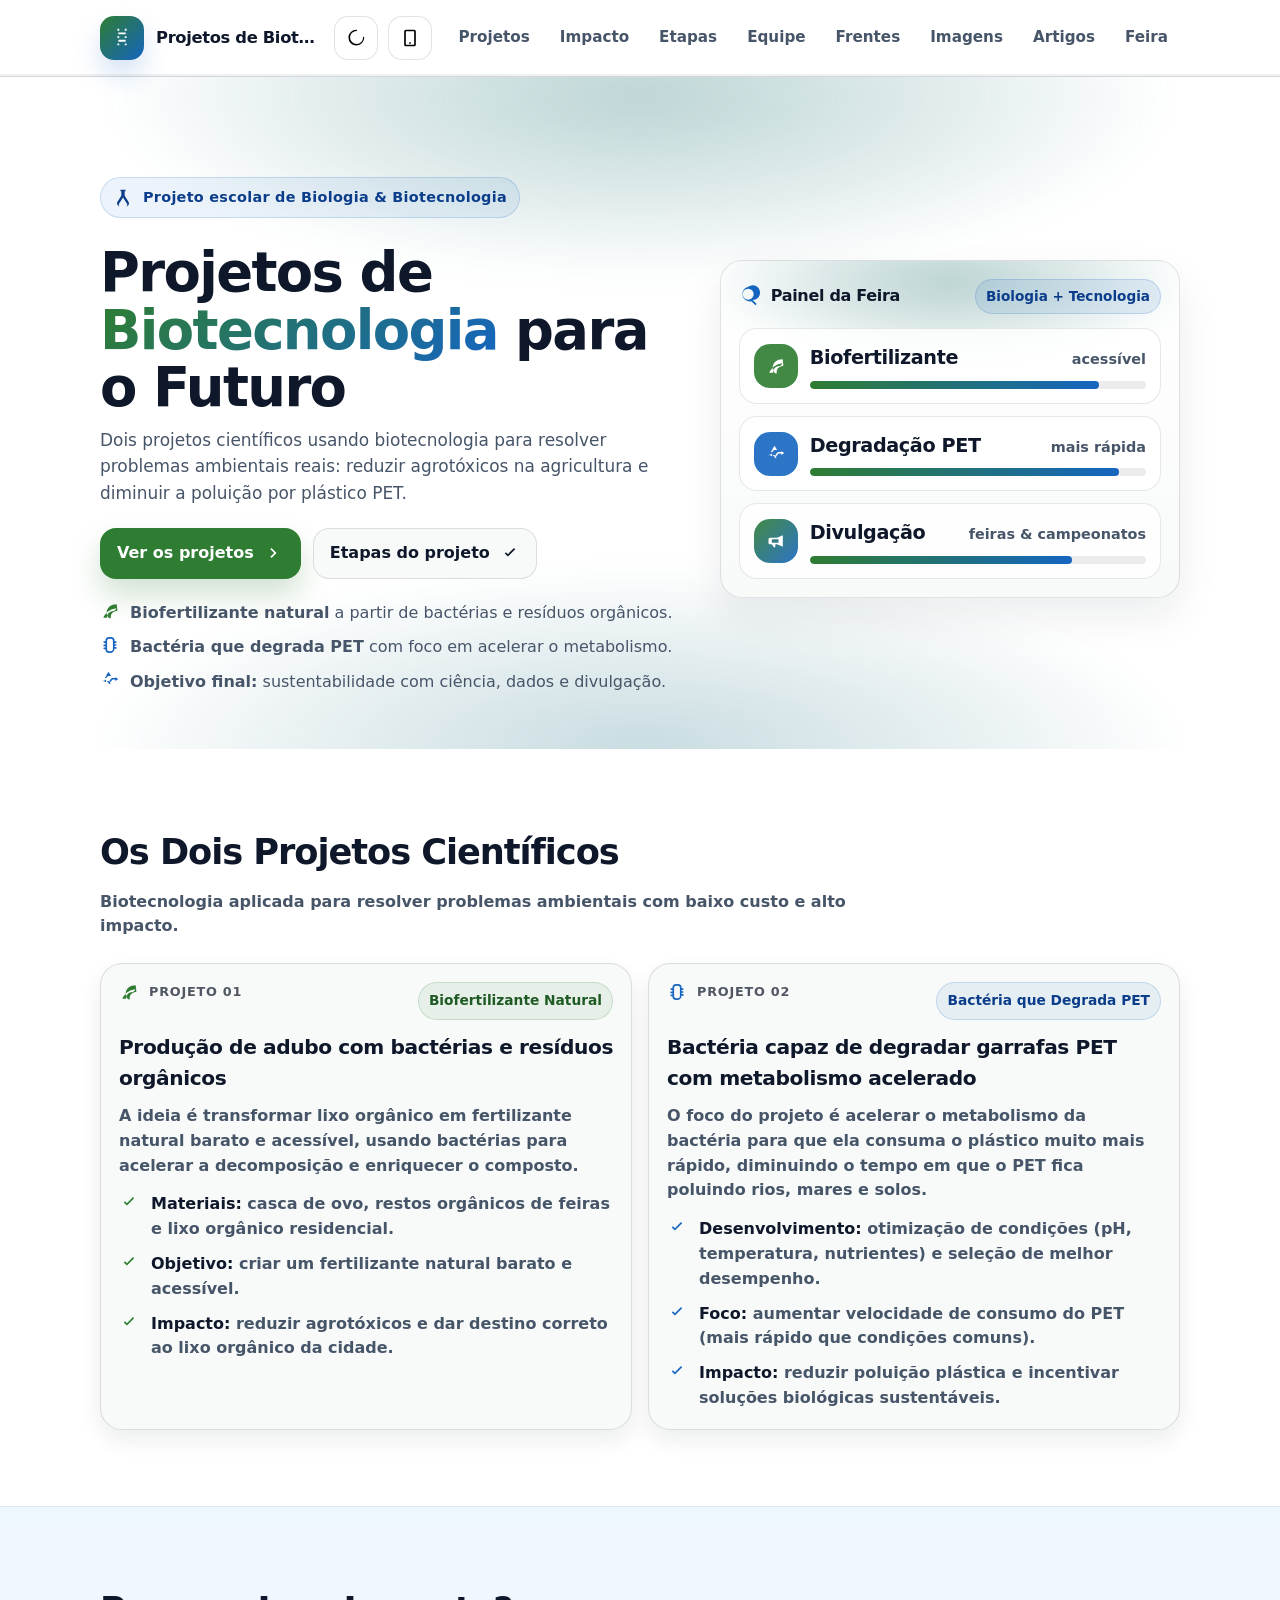
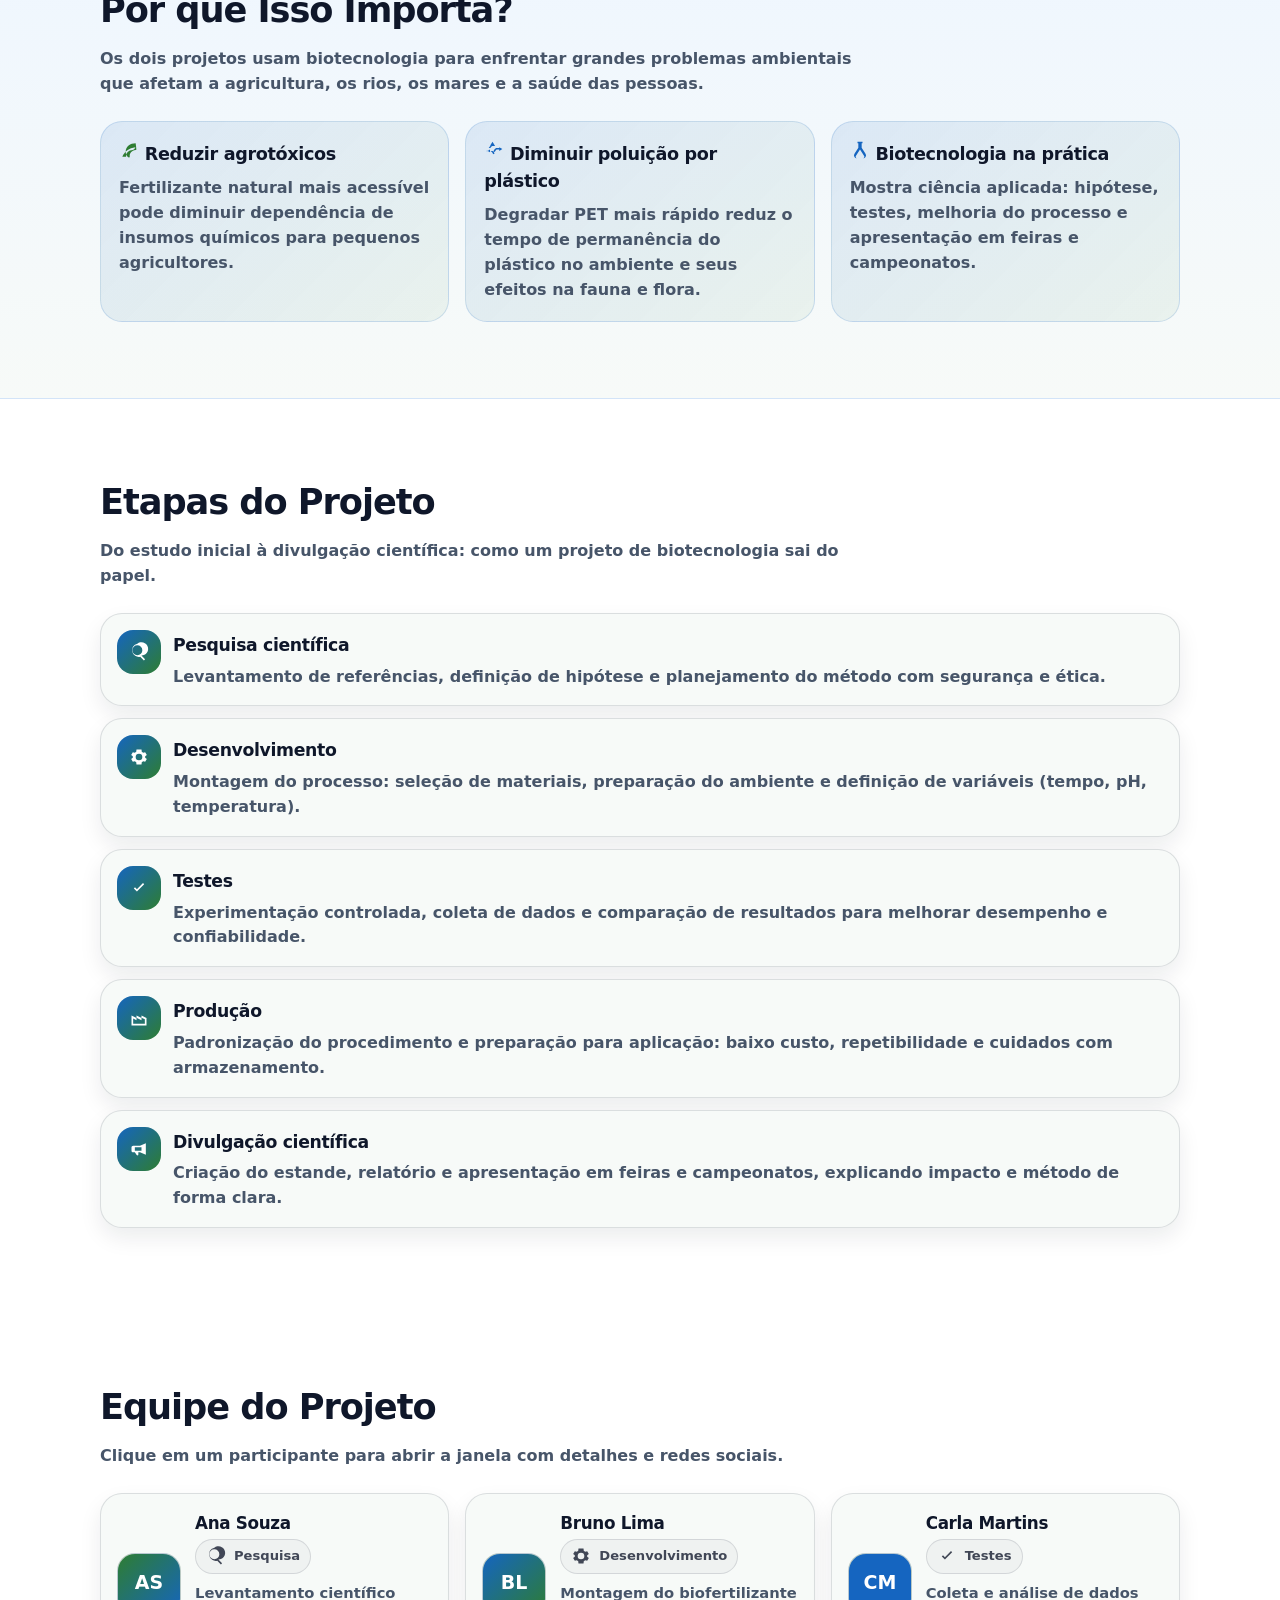
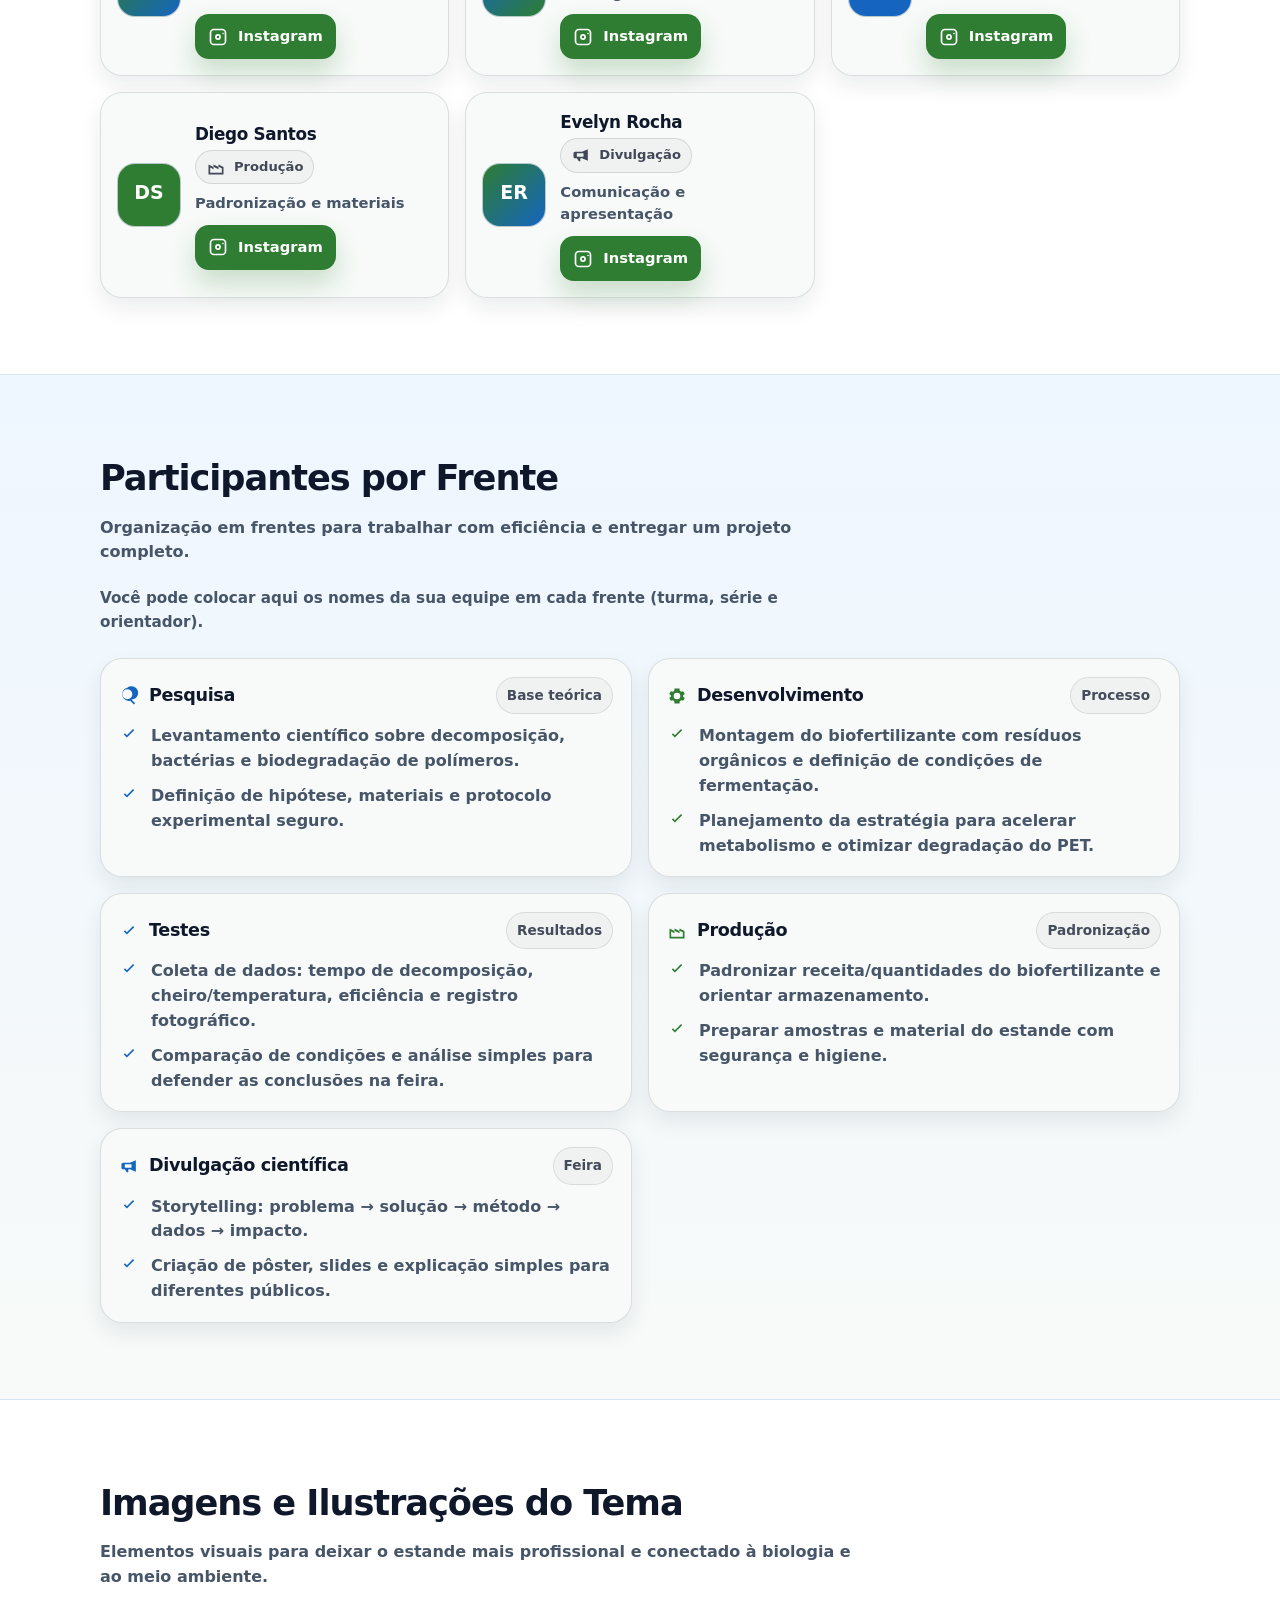
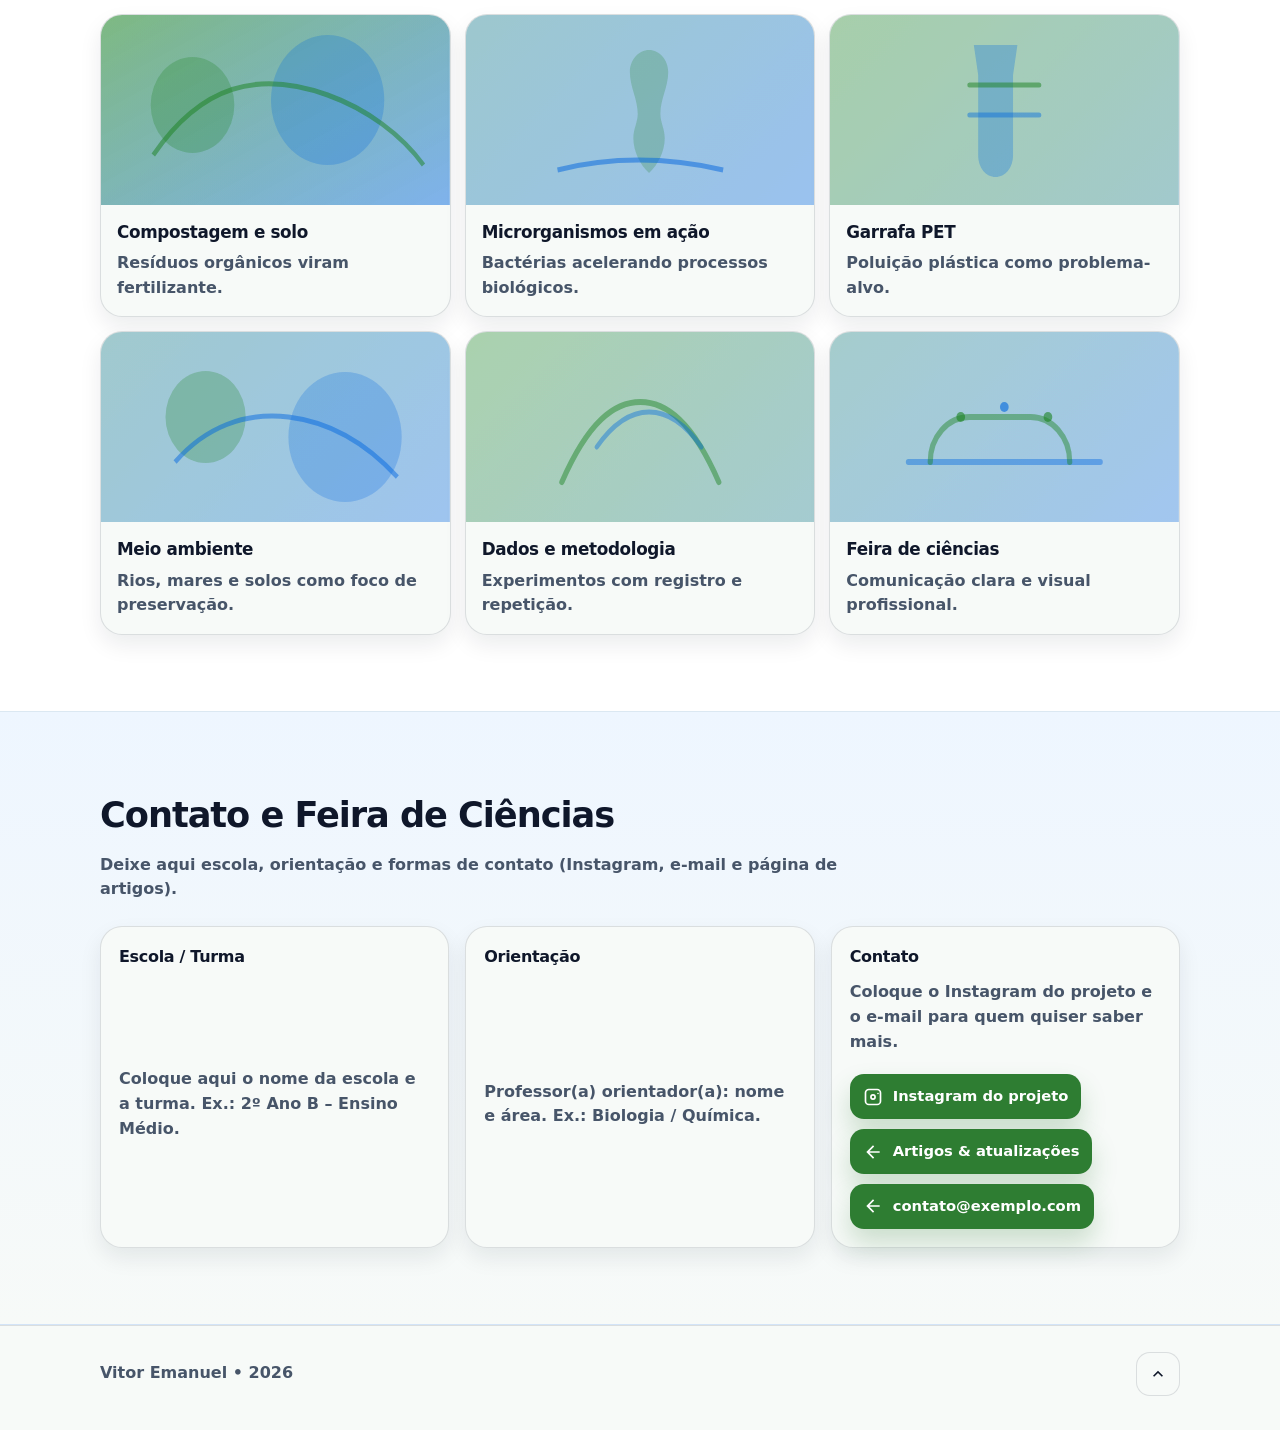
<file: index.html>
<!doctype html>
<html lang="pt-BR">
  <head>
    <meta charset="UTF-8" />
    <meta name="viewport" content="width=device-width, initial-scale=1.0" />
    <meta
      name="description"
      content="Projetos de biotecnologia para feira de ciências: biofertilizante natural e bactéria que degrada PET."
    />
    <title>Projetos de Biotecnologia para o Futuro</title>

    <style>
      :root {
        --primary: #2e7d32;
        --secondary: #1565c0;
        --bg: #ffffff;
        --surface: #f7faf8;
        --surface-2: #eef6ff;
        --text: #0f172a;
        --muted: #475569;
        --border: rgba(15, 23, 42, 0.12);
        --shadow: 0 18px 40px rgba(15, 23, 42, 0.08);
        --shadow-sm: 0 10px 22px rgba(15, 23, 42, 0.08);
        --radius-sm: 14px;
        --radius-md: 18px;
        --radius-lg: 22px;
        --container: 1120px;
      }

      html[data-theme="dark"] {
        --bg: #08110c;
        --surface: rgba(255, 255, 255, 0.06);
        --surface-2: rgba(21, 101, 192, 0.12);
        --text: rgba(248, 250, 252, 0.95);
        --muted: rgba(203, 213, 225, 0.82);
        --border: rgba(148, 163, 184, 0.18);
        --shadow: 0 22px 46px rgba(0, 0, 0, 0.45);
        --shadow-sm: 0 14px 26px rgba(0, 0, 0, 0.38);
      }

      * {
        box-sizing: border-box;
      }

      html {
        scroll-behavior: smooth;
      }

      body {
        margin: 0;
        font-family: ui-sans-serif, system-ui, -apple-system, Segoe UI, Roboto, Arial, "Noto Sans", "Liberation Sans",
          sans-serif;
        color: var(--text);
        background: var(--bg);
        line-height: 1.55;
      }

      html[data-theme="dark"] body {
        background: radial-gradient(1200px 600px at 20% 10%, rgba(46, 125, 50, 0.22), transparent 60%),
          radial-gradient(1100px 560px at 86% 0%, rgba(21, 101, 192, 0.22), transparent 60%),
          var(--bg);
      }

      a {
        color: inherit;
        text-decoration: none;
      }

      img {
        max-width: 100%;
        height: auto;
        display: block;
      }

      .container {
        max-width: var(--container);
        padding: 0 20px;
        margin: 0 auto;
      }

      .skip-link {
        position: absolute;
        top: 12px;
        left: 12px;
        padding: 10px 12px;
        border-radius: 12px;
        background: var(--text);
        color: white;
        transform: translateY(-160%);
        transition: transform 200ms ease;
        z-index: 999;
      }

      .skip-link:focus {
        transform: translateY(0);
        outline: none;
      }

      .site-header {
        position: sticky;
        top: 0;
        z-index: 50;
        background: rgba(255, 255, 255, 0.82);
        backdrop-filter: blur(18px);
        -webkit-backdrop-filter: blur(18px);
        border-bottom: 1px solid var(--border);
      }

      html[data-theme="dark"] .site-header {
        background: rgba(8, 17, 12, 0.78);
      }

      .scroll-progress {
        position: absolute;
        left: 0;
        right: 0;
        bottom: -1px;
        height: 3px;
        background: rgba(15, 23, 42, 0.06);
        pointer-events: none;
      }

      html[data-theme="dark"] .scroll-progress {
        background: rgba(255, 255, 255, 0.08);
      }

      .scroll-progress > div {
        height: 100%;
        width: 0%;
        background: linear-gradient(90deg, var(--primary), var(--secondary));
        border-radius: 999px;
        box-shadow: 0 10px 18px rgba(21, 101, 192, 0.18);
      }

      .header-inner {
        display: flex;
        align-items: center;
        justify-content: space-between;
        gap: 14px;
        min-height: 76px;
      }

      .brand {
        display: inline-flex;
        align-items: center;
        gap: 12px;
        min-width: 0;
      }

      .brand-mark {
        width: 44px;
        height: 44px;
        border-radius: 14px;
        background: linear-gradient(135deg, var(--primary), var(--secondary));
        display: grid;
        place-items: center;
        color: white;
        box-shadow: 0 14px 26px rgba(21, 101, 192, 0.18);
        flex: 0 0 auto;
      }

      .brand-name {
        font-weight: 800;
        letter-spacing: -0.02em;
        font-size: 1.02rem;
        white-space: nowrap;
        overflow: hidden;
        text-overflow: ellipsis;
      }

      .site-nav {
        display: flex;
        align-items: center;
        gap: 14px;
      }

      .header-controls {
        display: inline-flex;
        align-items: center;
        gap: 10px;
      }

      .control-btn {
        width: 44px;
        height: 44px;
        border-radius: 14px;
        border: 1px solid var(--border);
        background: rgba(255, 255, 255, 0.9);
        display: grid;
        place-items: center;
        cursor: pointer;
        transition: transform 160ms ease, box-shadow 160ms ease, background 160ms ease;
      }

      html[data-theme="dark"] .control-btn {
        background: rgba(255, 255, 255, 0.06);
      }

      .control-btn:hover {
        box-shadow: var(--shadow-sm);
        transform: translateY(-1px);
      }

      .control-btn:active {
        transform: scale(0.98);
      }

      .nav-toggle {
        width: 44px;
        height: 44px;
        border-radius: 14px;
        border: 1px solid var(--border);
        background: var(--surface);
        display: grid;
        place-items: center;
        cursor: pointer;
        transition: transform 160ms ease, box-shadow 160ms ease;
      }

      html[data-theme="dark"] .nav-toggle {
        background: rgba(255, 255, 255, 0.06);
      }

      .nav-toggle:active {
        transform: scale(0.98);
      }

      .nav-list {
        list-style: none;
        padding: 0;
        margin: 0;
        display: none;
        gap: 6px;
      }

      .nav-link {
        display: inline-flex;
        align-items: center;
        gap: 10px;
        padding: 10px 12px;
        border-radius: 14px;
        color: var(--muted);
        font-weight: 700;
        font-size: 0.95rem;
        transition: background 160ms ease, color 160ms ease;
      }

      .nav-link:hover {
        background: rgba(46, 125, 50, 0.08);
        color: var(--text);
      }

      .nav-link[aria-current="page"] {
        color: var(--text);
        background: rgba(21, 101, 192, 0.1);
      }

      body.nav-open .nav-list {
        display: grid;
        position: absolute;
        top: calc(100% + 12px);
        right: 20px;
        width: min(92vw, 340px);
        padding: 14px;
        border-radius: 18px;
        border: 1px solid var(--border);
        background: rgba(255, 255, 255, 0.92);
        backdrop-filter: blur(18px);
        -webkit-backdrop-filter: blur(18px);
        box-shadow: var(--shadow-sm);
      }

      html[data-theme="dark"] body.nav-open .nav-list {
        background: rgba(8, 17, 12, 0.84);
      }

      .hero {
        position: relative;
        padding: 86px 0 54px;
        overflow: hidden;
        --px: 0px;
        --py: 0px;
      }

      .hero::before {
        content: "";
        position: absolute;
        inset: -240px -120px auto -120px;
        height: 520px;
        background: radial-gradient(closest-side, rgba(46, 125, 50, 0.16), transparent 70%),
          radial-gradient(closest-side, rgba(21, 101, 192, 0.16), transparent 70%);
        filter: blur(14px);
        z-index: 0;
        transform: translate(calc(var(--px) * -1), calc(var(--py) * -1));
        transition: transform 220ms ease;
      }

      .hero::after {
        content: "";
        position: absolute;
        inset: auto -140px -260px -140px;
        height: 520px;
        background: radial-gradient(closest-side, rgba(21, 101, 192, 0.14), transparent 70%),
          radial-gradient(closest-side, rgba(46, 125, 50, 0.12), transparent 70%);
        filter: blur(12px);
        z-index: 0;
        transform: translate(var(--px), var(--py));
        transition: transform 220ms ease;
      }

      .hero-inner {
        position: relative;
        z-index: 1;
        display: grid;
        gap: 28px;
        align-items: center;
      }

      .kicker {
        display: inline-flex;
        align-items: center;
        gap: 10px;
        padding: 8px 12px;
        border-radius: 999px;
        border: 1px solid rgba(21, 101, 192, 0.18);
        background: rgba(21, 101, 192, 0.08);
        color: #0b3d8a;
        font-weight: 800;
        letter-spacing: 0.02em;
        font-size: 0.9rem;
        width: fit-content;
      }

      html[data-theme="dark"] .kicker {
        color: rgba(226, 232, 240, 0.92);
        border-color: rgba(148, 163, 184, 0.22);
        background: rgba(21, 101, 192, 0.14);
      }

      .hero-title {
        margin: 12px 0 10px;
        font-size: clamp(2.05rem, 3.6vw + 1rem, 3.4rem);
        line-height: 1.06;
        letter-spacing: -0.03em;
      }

      .hero-title .accent {
        background: linear-gradient(135deg, var(--primary), var(--secondary));
        -webkit-background-clip: text;
        background-clip: text;
        color: transparent;
      }

      .hero-subtitle {
        margin: 0 0 22px;
        color: var(--muted);
        max-width: 64ch;
        font-size: 1.06rem;
      }

      .hero-actions {
        display: flex;
        flex-wrap: wrap;
        gap: 12px;
        margin-bottom: 22px;
      }

      .btn {
        display: inline-flex;
        align-items: center;
        justify-content: center;
        gap: 10px;
        border-radius: 16px;
        padding: 12px 16px;
        font-weight: 800;
        cursor: pointer;
        transition: transform 160ms ease, box-shadow 160ms ease, background 160ms ease, border-color 160ms ease;
        border: 1px solid transparent;
        user-select: none;
      }

      .btn-primary {
        color: white;
        background: var(--primary);
        box-shadow: 0 16px 30px rgba(46, 125, 50, 0.22);
      }

      .btn-primary:hover {
        transform: translateY(-2px);
        background: #256b2a;
      }

      .btn-ghost {
        background: var(--surface);
        border-color: var(--border);
        color: var(--text);
      }

      .btn-ghost:hover {
        transform: translateY(-2px);
        box-shadow: var(--shadow-sm);
      }

      .hero-highlights {
        list-style: none;
        padding: 0;
        margin: 0;
        display: grid;
        gap: 10px;
        max-width: 70ch;
      }

      .hero-highlights li {
        display: flex;
        gap: 10px;
        color: var(--muted);
        align-items: flex-start;
      }

      .hero-panel {
        border-radius: 22px;
        border: 1px solid var(--border);
        background: linear-gradient(180deg, rgba(255, 255, 255, 0.9), rgba(247, 250, 248, 0.92));
        box-shadow: var(--shadow);
        padding: 18px;
        position: relative;
        overflow: hidden;
      }

      html[data-theme="dark"] .hero-panel {
        background: linear-gradient(180deg, rgba(255, 255, 255, 0.06), rgba(255, 255, 255, 0.04));
      }

      .hero-panel::before {
        content: "";
        position: absolute;
        inset: -100px -120px auto -120px;
        height: 240px;
        background: radial-gradient(closest-side, rgba(46, 125, 50, 0.18), transparent 70%),
          radial-gradient(closest-side, rgba(21, 101, 192, 0.16), transparent 70%);
        filter: blur(10px);
      }

      .panel-header {
        position: relative;
        display: flex;
        align-items: center;
        justify-content: space-between;
        gap: 12px;
        margin-bottom: 14px;
      }

      .panel-title {
        display: inline-flex;
        align-items: center;
        gap: 10px;
        font-weight: 900;
        letter-spacing: -0.02em;
      }

      .panel-badge {
        font-size: 0.85rem;
        font-weight: 800;
        color: #0b3d8a;
        background: rgba(21, 101, 192, 0.1);
        border: 1px solid rgba(21, 101, 192, 0.18);
        padding: 6px 10px;
        border-radius: 999px;
      }

      html[data-theme="dark"] .panel-badge {
        color: rgba(226, 232, 240, 0.92);
        background: rgba(21, 101, 192, 0.16);
        border-color: rgba(148, 163, 184, 0.22);
      }

      .panel-grid {
        position: relative;
        display: grid;
        gap: 12px;
      }

      .panel-metric {
        display: grid;
        grid-template-columns: 44px 1fr;
        gap: 12px;
        align-items: center;
        border-radius: 18px;
        border: 1px solid rgba(15, 23, 42, 0.1);
        background: rgba(255, 255, 255, 0.8);
        padding: 14px;
      }

      html[data-theme="dark"] .panel-metric {
        border-color: rgba(148, 163, 184, 0.18);
        background: rgba(255, 255, 255, 0.04);
      }

      .metric-icon {
        width: 44px;
        height: 44px;
        border-radius: 16px;
        display: grid;
        place-items: center;
        color: white;
      }

      .metric-icon.green {
        background: rgba(46, 125, 50, 0.9);
      }

      .metric-icon.blue {
        background: rgba(21, 101, 192, 0.9);
      }

      .metric-icon.teal {
        background: linear-gradient(135deg, rgba(46, 125, 50, 0.9), rgba(21, 101, 192, 0.9));
      }

      .metric-kpi {
        display: flex;
        align-items: baseline;
        justify-content: space-between;
        gap: 10px;
      }

      .metric-kpi strong {
        font-size: 1.2rem;
        letter-spacing: -0.02em;
      }

      .metric-kpi span {
        color: var(--muted);
        font-weight: 800;
        font-size: 0.9rem;
      }

      .progress {
        height: 8px;
        border-radius: 999px;
        background: rgba(15, 23, 42, 0.08);
        overflow: hidden;
        margin-top: 8px;
      }

      .progress > div {
        height: 100%;
        width: 0%;
        border-radius: 999px;
        background: linear-gradient(90deg, var(--primary), var(--secondary));
        transition: width 900ms ease;
        position: relative;
        overflow: hidden;
      }

      .progress > div::after {
        content: "";
        position: absolute;
        inset: 0;
        background: linear-gradient(90deg, transparent, rgba(255, 255, 255, 0.35), transparent);
        transform: translateX(-120%);
        animation: shimmer 2.6s ease-in-out infinite;
        opacity: 0.75;
      }

      @keyframes shimmer {
        0% {
          transform: translateX(-120%);
        }
        60% {
          transform: translateX(120%);
        }
        100% {
          transform: translateX(120%);
        }
      }

      .section {
        padding: 76px 0;
      }

      .section.alt {
        background: linear-gradient(180deg, var(--surface-2), var(--surface));
        border-top: 1px solid rgba(21, 101, 192, 0.12);
        border-bottom: 1px solid rgba(21, 101, 192, 0.12);
      }

      .section-header {
        display: grid;
        gap: 10px;
        margin-bottom: 24px;
        max-width: 74ch;
      }

      .section-title {
        margin: 0;
        font-size: clamp(1.6rem, 1.4vw + 1.2rem, 2.2rem);
        letter-spacing: -0.03em;
      }

      .section-subtitle {
        margin: 0;
        color: var(--muted);
        font-weight: 600;
      }

      .grid {
        display: grid;
        gap: 16px;
      }

      .grid-2 {
        grid-template-columns: 1fr;
      }

      .grid-3 {
        grid-template-columns: 1fr;
      }

      .card {
        border-radius: 22px;
        border: 1px solid var(--border);
        background: var(--surface);
        box-shadow: var(--shadow-sm);
        padding: 18px;
        position: relative;
        overflow: hidden;
        transition: transform 170ms ease, box-shadow 170ms ease;
      }

      html[data-theme="dark"] .card {
        background: rgba(255, 255, 255, 0.05);
      }

      .card:hover {
        transform: translateY(-3px);
        box-shadow: var(--shadow);
      }

      .card-header {
        display: flex;
        align-items: flex-start;
        justify-content: space-between;
        gap: 12px;
        margin-bottom: 12px;
      }

      .card-kicker {
        display: inline-flex;
        align-items: center;
        gap: 10px;
        font-weight: 900;
        letter-spacing: 0.06em;
        text-transform: uppercase;
        font-size: 0.8rem;
        color: rgba(15, 23, 42, 0.72);
      }

      html[data-theme="dark"] .card-kicker {
        color: rgba(203, 213, 225, 0.88);
      }

      .pill {
        display: inline-flex;
        padding: 7px 10px;
        border-radius: 999px;
        border: 1px solid rgba(46, 125, 50, 0.18);
        background: rgba(46, 125, 50, 0.08);
        color: #1f5a24;
        font-weight: 900;
        font-size: 0.86rem;
        flex: 0 0 auto;
      }

      html[data-theme="dark"] .pill {
        color: rgba(226, 232, 240, 0.92);
        border-color: rgba(148, 163, 184, 0.22);
        background: rgba(46, 125, 50, 0.14);
      }

      .pill-blue {
        border-color: rgba(21, 101, 192, 0.18);
        background: rgba(21, 101, 192, 0.08);
        color: #0b3d8a;
      }

      html[data-theme="dark"] .pill-blue {
        color: rgba(226, 232, 240, 0.92);
        border-color: rgba(148, 163, 184, 0.22);
        background: rgba(21, 101, 192, 0.18);
      }

      .card-title {
        margin: 0;
        font-size: 1.26rem;
        letter-spacing: -0.02em;
      }

      .card-text {
        margin: 10px 0 0;
        color: var(--muted);
        font-weight: 600;
      }

      .list {
        margin: 14px 0 0;
        padding: 0;
        list-style: none;
        display: grid;
        gap: 10px;
      }

      .list li {
        display: grid;
        grid-template-columns: 22px 1fr;
        gap: 10px;
        align-items: start;
        color: var(--muted);
        font-weight: 600;
      }

      .list strong {
        color: var(--text);
      }

      .callout {
        border-radius: 22px;
        border: 1px solid rgba(21, 101, 192, 0.16);
        background: linear-gradient(135deg, rgba(21, 101, 192, 0.1), rgba(46, 125, 50, 0.06));
        padding: 18px;
      }

      .callout h3 {
        margin: 0 0 8px;
        font-size: 1.1rem;
        letter-spacing: -0.02em;
      }

      .callout p {
        margin: 0;
        color: var(--muted);
        font-weight: 600;
      }

      .steps {
        display: grid;
        gap: 12px;
      }

      .step {
        display: grid;
        grid-template-columns: 44px 1fr;
        gap: 12px;
        align-items: start;
        border-radius: 22px;
        border: 1px solid var(--border);
        background: var(--surface);
        box-shadow: var(--shadow-sm);
        padding: 16px;
      }

      html[data-theme="dark"] .step {
        background: rgba(255, 255, 255, 0.05);
      }

      .step-icon {
        width: 44px;
        height: 44px;
        border-radius: 16px;
        display: grid;
        place-items: center;
        color: white;
        background: linear-gradient(135deg, var(--secondary), var(--primary));
      }

      .step h3 {
        margin: 2px 0 6px;
        letter-spacing: -0.02em;
        font-size: 1.08rem;
      }

      .step p {
        margin: 0;
        color: var(--muted);
        font-weight: 600;
      }

      .participants-hint {
        margin: 12px 0 0;
        color: var(--muted);
        font-weight: 600;
        font-size: 0.95rem;
      }

      .fronts {
        display: grid;
        gap: 16px;
      }

      .front {
        border-radius: 22px;
        border: 1px solid var(--border);
        background: var(--surface);
        box-shadow: var(--shadow-sm);
        padding: 18px;
      }

      html[data-theme="dark"] .front {
        background: rgba(255, 255, 255, 0.05);
      }

      .front-top {
        display: flex;
        align-items: center;
        justify-content: space-between;
        gap: 12px;
        margin-bottom: 10px;
      }

      .front-name {
        display: inline-flex;
        align-items: center;
        gap: 10px;
        font-weight: 900;
        letter-spacing: -0.02em;
        font-size: 1.1rem;
        margin: 0;
      }

      .tag {
        border-radius: 999px;
        border: 1px solid rgba(15, 23, 42, 0.1);
        padding: 7px 10px;
        background: rgba(15, 23, 42, 0.03);
        color: rgba(15, 23, 42, 0.76);
        font-weight: 900;
        font-size: 0.85rem;
      }

      html[data-theme="dark"] .tag {
        color: rgba(226, 232, 240, 0.9);
        border-color: rgba(148, 163, 184, 0.2);
        background: rgba(255, 255, 255, 0.06);
      }

      .front ul {
        margin: 0;
        padding: 0;
        list-style: none;
        display: grid;
        gap: 10px;
      }

      .front li {
        display: grid;
        grid-template-columns: 22px 1fr;
        gap: 10px;
        color: var(--muted);
        font-weight: 600;
      }

      .people-grid {
        display: grid;
        gap: 16px;
        grid-template-columns: 1fr;
      }

      .person-card {
        border-radius: 22px;
        border: 1px solid var(--border);
        background: var(--surface);
        box-shadow: var(--shadow-sm);
        padding: 16px;
        display: grid;
        grid-template-columns: 64px 1fr;
        gap: 14px;
        align-items: center;
        cursor: pointer;
        transition: transform 160ms ease, box-shadow 160ms ease, background 160ms ease;
      }

      html[data-theme="dark"] .person-card {
        background: rgba(255, 255, 255, 0.05);
      }

      .person-card:hover {
        transform: translateY(-2px);
        box-shadow: var(--shadow);
      }

      .person-avatar {
        width: 64px;
        height: 64px;
        border-radius: 18px;
        border: 1px solid var(--border);
        overflow: hidden;
        background: linear-gradient(135deg, rgba(46, 125, 50, 0.18), rgba(21, 101, 192, 0.18));
        display: grid;
        place-items: center;
      }

      .person-avatar img {
        width: 100%;
        height: 100%;
        object-fit: cover;
      }

      .person-main {
        min-width: 0;
      }

      .person-name {
        margin: 0;
        font-weight: 900;
        letter-spacing: -0.02em;
        font-size: 1.05rem;
      }

      .person-meta {
        margin: 3px 0 0;
        color: var(--muted);
        font-weight: 700;
        display: flex;
        flex-wrap: wrap;
        gap: 8px;
        align-items: center;
        font-size: 0.92rem;
      }

      .badge {
        display: inline-flex;
        align-items: center;
        gap: 8px;
        padding: 6px 10px;
        border-radius: 999px;
        border: 1px solid var(--border);
        background: rgba(15, 23, 42, 0.03);
        color: rgba(15, 23, 42, 0.78);
        font-weight: 900;
        font-size: 0.82rem;
      }

      html[data-theme="dark"] .badge {
        background: rgba(255, 255, 255, 0.06);
        color: rgba(226, 232, 240, 0.88);
      }

      .person-actions {
        margin-top: 10px;
        display: flex;
        gap: 10px;
        flex-wrap: wrap;
      }

      .icon-link {
        display: inline-flex;
        align-items: center;
        gap: 10px;
        padding: 10px 12px;
        border-radius: 14px;
        border: 1px solid var(--border);
        background: rgba(255, 255, 255, 0.9);
        color: var(--text);
        font-weight: 900;
        font-size: 0.92rem;
        transition: transform 160ms ease, box-shadow 160ms ease, background 160ms ease;
      }

      html[data-theme="dark"] .icon-link {
        background: rgba(255, 255, 255, 0.06);
      }

      .icon-link:hover {
        transform: translateY(-1px);
        box-shadow: var(--shadow-sm);
      }

      .icon-link.primary {
        background: var(--primary);
        border-color: rgba(46, 125, 50, 0.35);
        color: white;
        box-shadow: 0 14px 26px rgba(46, 125, 50, 0.22);
      }

      .icon-link.primary:hover {
        background: #256b2a;
      }

      .modal {
        position: fixed;
        inset: 0;
        display: none;
        align-items: center;
        justify-content: center;
        padding: 18px;
        z-index: 200;
      }

      .modal.open {
        display: flex;
      }

      .modal-backdrop {
        position: absolute;
        inset: 0;
        background: rgba(2, 6, 23, 0.62);
        backdrop-filter: blur(10px);
        -webkit-backdrop-filter: blur(10px);
      }

      .modal-panel {
        position: relative;
        width: min(940px, 100%);
        border-radius: 24px;
        border: 1px solid var(--border);
        background: rgba(255, 255, 255, 0.94);
        box-shadow: var(--shadow);
        overflow: hidden;
      }

      html[data-theme="dark"] .modal-panel {
        background: rgba(8, 17, 12, 0.92);
      }

      .modal-header {
        padding: 16px 16px 0;
        display: flex;
        align-items: center;
        justify-content: space-between;
        gap: 12px;
      }

      .modal-title {
        margin: 0;
        font-size: 1.15rem;
        letter-spacing: -0.02em;
      }

      .modal-close {
        width: 44px;
        height: 44px;
        border-radius: 14px;
        border: 1px solid var(--border);
        background: rgba(255, 255, 255, 0.9);
        display: grid;
        place-items: center;
        cursor: pointer;
        transition: transform 160ms ease, box-shadow 160ms ease;
      }

      html[data-theme="dark"] .modal-close {
        background: rgba(255, 255, 255, 0.06);
      }

      .modal-body {
        padding: 16px;
        display: grid;
        gap: 16px;
      }

      .modal-grid {
        display: grid;
        gap: 16px;
        grid-template-columns: 1fr;
      }

      .modal-photo {
        border-radius: 22px;
        border: 1px solid var(--border);
        overflow: hidden;
        background: linear-gradient(135deg, rgba(46, 125, 50, 0.16), rgba(21, 101, 192, 0.16));
        min-height: 220px;
      }

      .modal-photo img {
        width: 100%;
        height: 100%;
        object-fit: cover;
        display: block;
      }

      .modal-info p {
        margin: 0;
        color: var(--muted);
        font-weight: 650;
      }

      .modal-actions {
        display: flex;
        flex-wrap: wrap;
        gap: 10px;
        margin-top: 12px;
      }

      html[data-preview="mobile"] .container {
        max-width: 430px;
      }

      .gallery {
        display: grid;
        gap: 14px;
      }

      .gallery-item {
        border-radius: 22px;
        border: 1px solid var(--border);
        background: var(--surface);
        box-shadow: var(--shadow-sm);
        overflow: hidden;
        transition: transform 160ms ease, box-shadow 160ms ease;
      }

      .gallery-item:hover {
        transform: translateY(-2px);
        box-shadow: var(--shadow);
      }

      .gallery-media {
        height: 190px;
        background: linear-gradient(135deg, rgba(46, 125, 50, 0.22), rgba(21, 101, 192, 0.22));
        position: relative;
        filter: saturate(1.25) contrast(1.06);
      }

      .gallery-media svg {
        position: absolute;
        inset: 0;
        width: 100%;
        height: 100%;
        opacity: 1;
      }

      .gallery-caption {
        padding: 14px 16px 16px;
        display: grid;
        gap: 6px;
      }

      .gallery-caption strong {
        letter-spacing: -0.02em;
        font-size: 1.05rem;
      }

      .gallery-caption span {
        color: var(--muted);
        font-weight: 600;
      }

      .contact {
        display: grid;
        gap: 16px;
      }

      .contact-card {
        border-radius: 22px;
        border: 1px solid var(--border);
        background: var(--surface);
        box-shadow: var(--shadow-sm);
        padding: 18px;
        display: grid;
        gap: 10px;
      }

      html[data-theme="dark"] .contact-card {
        background: rgba(255, 255, 255, 0.05);
      }

      .contact-card strong {
        letter-spacing: -0.02em;
      }

      .contact-card p {
        margin: 0;
        color: var(--muted);
        font-weight: 600;
      }

      .site-footer {
        padding: 26px 0 34px;
        border-top: 1px solid var(--border);
        background: var(--surface);
      }

      html[data-theme="dark"] .site-footer {
        background: rgba(255, 255, 255, 0.02);
      }

      .footer-inner {
        display: flex;
        align-items: center;
        justify-content: space-between;
        gap: 14px;
        flex-wrap: wrap;
      }

      .footer-meta {
        color: var(--muted);
        font-weight: 700;
      }

      .to-top {
        width: 44px;
        height: 44px;
        border-radius: 14px;
        border: 1px solid var(--border);
        background: var(--surface);
        display: grid;
        place-items: center;
        transition: transform 160ms ease, box-shadow 160ms ease;
      }

      .to-top:hover {
        transform: translateY(-2px);
        box-shadow: var(--shadow-sm);
      }

      .icon {
        width: 20px;
        height: 20px;
      }

      .icon.lg {
        width: 22px;
        height: 22px;
      }

      .reveal {
        opacity: 0;
        transform: translateY(14px);
        transition: opacity 720ms ease, transform 720ms ease;
      }

      .reveal.in {
        opacity: 1;
        transform: translateY(0);
      }

      @media (min-width: 860px) {
        .nav-toggle {
          display: none;
        }

        .nav-list {
          display: flex;
        }

        body.nav-open .nav-list {
          position: static;
          width: auto;
          padding: 0;
          border: none;
          box-shadow: none;
          background: transparent;
          backdrop-filter: none;
          -webkit-backdrop-filter: none;
          display: flex;
        }

        .hero-inner {
          grid-template-columns: 1.12fr 0.88fr;
          gap: 34px;
        }

        .grid-2 {
          grid-template-columns: repeat(2, 1fr);
        }

        .grid-3 {
          grid-template-columns: repeat(3, 1fr);
        }

        .fronts {
          grid-template-columns: repeat(2, 1fr);
        }

        .people-grid {
          grid-template-columns: repeat(3, 1fr);
        }

        .gallery {
          grid-template-columns: repeat(3, 1fr);
        }

        .contact {
          grid-template-columns: repeat(3, 1fr);
        }

        .modal-grid {
          grid-template-columns: 0.9fr 1.1fr;
          align-items: start;
        }
      }

      @media (max-width: 420px) {
        .container {
          padding: 0 16px;
        }

        .hero {
          padding: 70px 0 44px;
        }

        .btn {
          width: 100%;
        }
      }

      @media (prefers-reduced-motion: reduce) {
        html {
          scroll-behavior: auto;
        }
        .reveal {
          opacity: 1;
          transform: none;
          transition: none;
        }
        .progress > div {
          transition: none;
        }
        .progress > div::after {
          animation: none;
          opacity: 0;
        }
      }
    </style>
  </head>
  <body>
    <a class="skip-link" href="#inicio">Pular para o conteúdo</a>

    <svg aria-hidden="true" style="position: absolute; width: 0; height: 0; overflow: hidden">
      <symbol id="i-dna" viewBox="0 0 24 24">
        <path
          fill="currentColor"
          d="M7 2h2v2H7V2Zm8 0h2v2h-2V2ZM8 6h8v2H8V6Zm-1 4h2v2H7v-2Zm8 0h2v2h-2v-2ZM8 14h8v2H8v-2Zm-1 4h2v2H7v-2Zm8 0h2v2h-2v-2Z"
        />
      </symbol>
      <symbol id="i-leaf" viewBox="0 0 24 24">
        <path
          fill="currentColor"
          d="M20 4c-6.6 0-12 3.9-12 10.5c0 2.5 1.1 5.2 3.7 6.5c.6.3 1.3-.2 1.2-.9c-.3-2.1.3-3.9 1.5-5.3c1.3-1.5 3.2-2.5 5.6-2.8c.6-.1 1-.7.8-1.3C20.6 8 20.2 6 20 4ZM4 20c2.8-6.4 8-10.4 15.7-11.4c-.8 2.2-2.7 3.4-5 3.8c-4 .7-6.4 3.7-6.2 7.6H4Z"
        />
      </symbol>
      <symbol id="i-bacteria" viewBox="0 0 24 24">
        <path
          fill="currentColor"
          d="M6.5 7A4.5 4.5 0 0 1 11 2.5h2A4.5 4.5 0 0 1 17.5 7v.5H19a1 1 0 1 1 0 2h-1.5V11H19a1 1 0 1 1 0 2h-1.5v1.5H19a1 1 0 1 1 0 2h-1.7A4.5 4.5 0 0 1 13 21.5h-2A4.5 4.5 0 0 1 6.5 17H5a1 1 0 1 1 0-2h1.5v-1.5H5a1 1 0 1 1 0-2h1.5V9.5H5a1 1 0 1 1 0-2h1.5V7Zm4.5-2.5A2.5 2.5 0 0 0 8.5 7v10A2.5 2.5 0 0 0 11 19.5h2a2.5 2.5 0 0 0 2.5-2.5V7A2.5 2.5 0 0 0 13 4.5h-2Z"
        />
      </symbol>
      <symbol id="i-recycle" viewBox="0 0 24 24">
        <path
          fill="currentColor"
          d="M7.6 6.2L10.2 2l3.1 5.2H10.8c-1.2 0-2.2.7-2.7 1.7l-.5.8H5.7l.6-1c.4-.7.9-1.3 1.3-1.5Zm10.7 2.4l3.7 2.2l-3.7 2.3v-1.6h-2.7c-.7 0-1.3.4-1.6 1l-1.1 2l-1.6-.9l1.2-2.1c.6-1.1 1.8-1.8 3.1-1.8h2.7V8.6ZM3.4 13.7l3.8-2.2v1.6H10c.7 0 1.3.4 1.6 1l1.1 2l-1.6.9l-1.2-2.1c-.6-1.1-1.8-1.8-3.1-1.8H7.2v1.6l-3.8-2.1Z"
        />
      </symbol>
      <symbol id="i-flask" viewBox="0 0 24 24">
        <path
          fill="currentColor"
          d="M9 2h6v2h-1v5.2l4.6 7.3A3.5 3.5 0 0 1 15.6 22H8.4a3.5 3.5 0 0 1-3-5.5L10 9.2V4H9V2Zm3 9.4l-5 7.9c-.7 1.1.1 2.7 1.4 2.7h7.2c1.3 0 2.1-1.6 1.4-2.7l-5-7.9Z"
        />
      </symbol>
      <symbol id="i-search" viewBox="0 0 24 24">
        <path
          fill="currentColor"
          d="M10 2a8 8 0 1 1 4.9 14.3l4.4 4.4l-1.4 1.4l-4.4-4.4A8 8 0 0 1 10 2Zm0 2a6 6 0 1 0 0 12a6 6 0 0 0 0-12Z"
        />
      </symbol>
      <symbol id="i-gear" viewBox="0 0 24 24">
        <path
          fill="currentColor"
          d="M19.4 13a7.7 7.7 0 0 0 0-2l2-1.4l-2-3.4l-2.3.7a7.3 7.3 0 0 0-1.7-1L15 3h-6L8.6 5.9a7.3 7.3 0 0 0-1.7 1l-2.3-.7l-2 3.4L4.6 11a7.7 7.7 0 0 0 0 2l-2 1.4l2 3.4l2.3-.7c.5.4 1.1.8 1.7 1L9 21h6l.4-2.9c.6-.2 1.2-.6 1.7-1l2.3.7l2-3.4l-2-1.4ZM12 16a4 4 0 1 1 0-8a4 4 0 0 1 0 8Z"
        />
      </symbol>
      <symbol id="i-check" viewBox="0 0 24 24">
        <path fill="currentColor" d="m9.5 16.2l-3.7-3.7l1.4-1.4l2.3 2.3l7.3-7.3l1.4 1.4l-8.7 8.7Z" />
      </symbol>
      <symbol id="i-factory" viewBox="0 0 24 24">
        <path
          fill="currentColor"
          d="M3 21V9l6 3V9l6 3V9l6 3v9H3Zm2-2h14v-5.4l-4-2v3l-6-3v3l-4-2V19Z"
        />
      </symbol>
      <symbol id="i-megaphone" viewBox="0 0 24 24">
        <path
          fill="currentColor"
          d="M3 10v4c0 1.1.9 2 2 2h2l2.2 3.3c.6.9 2 .5 2-.6V16h2l7 3V5l-7 3H5c-1.1 0-2 .9-2 2Zm4 0h8v4H7v-4Z"
        />
      </symbol>
      <symbol id="i-menu" viewBox="0 0 24 24">
        <path fill="currentColor" d="M4 7h16v2H4V7Zm0 8h16v2H4v-2Zm0-4h16v2H4v-2Z" />
      </symbol>
      <symbol id="i-chevron-right" viewBox="0 0 24 24">
        <path fill="currentColor" d="M9 6l6 6l-6 6l-1.4-1.4l4.6-4.6L7.6 7.4L9 6Z" />
      </symbol>
      <symbol id="i-chevron-up" viewBox="0 0 24 24">
        <path fill="currentColor" d="M12 8l6 6l-1.4 1.4L12 10.8l-4.6 4.6L6 14l6-6Z" />
      </symbol>
      <symbol id="i-moon" viewBox="0 0 24 24">
        <path
          fill="currentColor"
          d="M12.7 2.1c.4 0 .7.3.7.7c0 .3-.2.6-.5.7A7.8 7.8 0 1 0 20.5 11c.1-.3.4-.5.7-.5c.4 0 .7.3.7.7A9.5 9.5 0 1 1 12.7 2.1Z"
        />
      </symbol>
      <symbol id="i-sun" viewBox="0 0 24 24">
        <path
          fill="currentColor"
          d="M12 18a6 6 0 1 1 0-12a6 6 0 0 1 0 12Zm0-2a4 4 0 1 0 0-8a4 4 0 0 0 0 8ZM11 2h2v3h-2V2Zm0 17h2v3h-2v-3ZM2 11h3v2H2v-2Zm17 0h3v2h-3v-2ZM4.2 5.6l1.4-1.4l2.1 2.1l-1.4 1.4L4.2 5.6Zm13.5 13.5l1.4-1.4l2.1 2.1l-1.4 1.4l-2.1-2.1ZM18.4 4.2l1.4 1.4l-2.1 2.1l-1.4-1.4l2.1-2.1ZM5.6 18.4l1.4 1.4l-2.1 2.1l-1.4-1.4l2.1-2.1Z"
        />
      </symbol>
      <symbol id="i-phone" viewBox="0 0 24 24">
        <path
          fill="currentColor"
          d="M7 2h10a2 2 0 0 1 2 2v16a2 2 0 0 1-2 2H7a2 2 0 0 1-2-2V4a2 2 0 0 1 2-2Zm0 2v16h10V4H7Zm4 13h2v2h-2v-2Z"
        />
      </symbol>
      <symbol id="i-monitor" viewBox="0 0 24 24">
        <path
          fill="currentColor"
          d="M4 4h16a2 2 0 0 1 2 2v10a2 2 0 0 1-2 2h-6v2h3v2H7v-2h3v-2H4a2 2 0 0 1-2-2V6a2 2 0 0 1 2-2Zm0 2v10h16V6H4Z"
        />
      </symbol>
      <symbol id="i-instagram" viewBox="0 0 24 24">
        <path
          fill="currentColor"
          d="M7 2h10a5 5 0 0 1 5 5v10a5 5 0 0 1-5 5H7a5 5 0 0 1-5-5V7a5 5 0 0 1 5-5Zm10 2H7a3 3 0 0 0-3 3v10a3 3 0 0 0 3 3h10a3 3 0 0 0 3-3V7a3 3 0 0 0-3-3Zm-5 4.5A3.5 3.5 0 1 1 8.5 12A3.5 3.5 0 0 1 12 8.5Zm0 2A1.5 1.5 0 1 0 13.5 12A1.5 1.5 0 0 0 12 10.5ZM18 6.8a1 1 0 1 1 0 2a1 1 0 0 1 0-2Z"
        />
      </symbol>
      <symbol id="i-arrow" viewBox="0 0 24 24">
        <path fill="currentColor" d="M12 4l1.4 1.4L7.8 11H20v2H7.8l5.6 5.6L12 20L4 12l8-8Z" />
      </symbol>
    </svg>

    <header class="site-header" id="topo">
      <div class="container header-inner">
        <a class="brand" href="#inicio" aria-label="Ir para o início">
          <span class="brand-mark" aria-hidden="true">
            <svg class="icon lg"><use href="#i-dna"></use></svg>
          </span>
          <span class="brand-name">Projetos de Biotecnologia</span>
        </a>

        <nav class="site-nav" aria-label="Navegação principal">
          <div class="header-controls" aria-label="Preferências">
            <button class="control-btn" id="themeToggle" type="button" aria-label="Alternar tema" aria-pressed="false" title="Modo claro/escuro">
              <svg class="icon" aria-hidden="true"><use href="#i-moon"></use></svg>
            </button>
            <button
              class="control-btn"
              id="viewToggle"
              type="button"
              aria-label="Pré-visualizar como celular"
              aria-pressed="false"
              title="Prévia de celular"
            >
              <svg class="icon" aria-hidden="true"><use href="#i-phone"></use></svg>
            </button>
          </div>

          <button class="nav-toggle" type="button" aria-expanded="false" aria-controls="menu">
            <svg class="icon" aria-hidden="true"><use href="#i-menu"></use></svg>
            <span class="sr-only" style="position: absolute; width: 1px; height: 1px; overflow: hidden">Abrir menu</span>
          </button>

          <ul class="nav-list" id="menu">
            <li><a class="nav-link" href="#projetos">Projetos</a></li>
            <li><a class="nav-link" href="#impacto">Impacto</a></li>
            <li><a class="nav-link" href="#etapas">Etapas</a></li>
            <li><a class="nav-link" href="#equipe">Equipe</a></li>
            <li><a class="nav-link" href="#participantes">Frentes</a></li>
            <li><a class="nav-link" href="#galeria">Imagens</a></li>
            <li><a class="nav-link" href="artigos.html">Artigos</a></li>
            <li><a class="nav-link" href="#contato">Feira</a></li>
          </ul>
        </nav>
      </div>
      <div class="scroll-progress" aria-hidden="true"><div id="scrollProgressBar"></div></div>
    </header>

    <main id="inicio">
      <section class="hero">
        <div class="container hero-inner">
          <div class="reveal" data-reveal>
            <p class="kicker">
              <svg class="icon" aria-hidden="true"><use href="#i-flask"></use></svg>
              Projeto escolar de Biologia & Biotecnologia
            </p>

            <h1 class="hero-title">Projetos de <span class="accent">Biotecnologia</span> para o Futuro</h1>

            <p class="hero-subtitle">
              Dois projetos científicos usando biotecnologia para resolver problemas ambientais reais: reduzir agrotóxicos na agricultura e
              diminuir a poluição por plástico PET.
            </p>

            <div class="hero-actions">
              <a class="btn btn-primary" href="#projetos">
                Ver os projetos
                <svg class="icon" aria-hidden="true"><use href="#i-chevron-right"></use></svg>
              </a>
              <a class="btn btn-ghost" href="#etapas">
                Etapas do projeto
                <svg class="icon" aria-hidden="true"><use href="#i-check"></use></svg>
              </a>
            </div>

            <ul class="hero-highlights">
              <li>
                <svg class="icon" aria-hidden="true" style="color: var(--primary)"><use href="#i-leaf"></use></svg>
                <span><strong>Biofertilizante natural</strong> a partir de bactérias e resíduos orgânicos.</span>
              </li>
              <li>
                <svg class="icon" aria-hidden="true" style="color: var(--secondary)"><use href="#i-bacteria"></use></svg>
                <span><strong>Bactéria que degrada PET</strong> com foco em acelerar o metabolismo.</span>
              </li>
              <li>
                <svg class="icon" aria-hidden="true" style="color: var(--secondary)"><use href="#i-recycle"></use></svg>
                <span><strong>Objetivo final:</strong> sustentabilidade com ciência, dados e divulgação.</span>
              </li>
            </ul>
          </div>

          <aside class="hero-panel reveal" data-reveal aria-label="Resumo do projeto">
            <div class="panel-header">
              <div class="panel-title">
                <svg class="icon lg" aria-hidden="true" style="color: var(--secondary)"><use href="#i-search"></use></svg>
                Painel da Feira
              </div>
              <span class="panel-badge">Biologia + Tecnologia</span>
            </div>

            <div class="panel-grid">
              <div class="panel-metric" data-progress="86">
                <div class="metric-icon green" aria-hidden="true">
                  <svg class="icon"><use href="#i-leaf"></use></svg>
                </div>
                <div>
                  <div class="metric-kpi"><strong>Biofertilizante</strong><span>acessível</span></div>
                  <div class="progress" aria-hidden="true"><div></div></div>
                </div>
              </div>

              <div class="panel-metric" data-progress="92">
                <div class="metric-icon blue" aria-hidden="true">
                  <svg class="icon"><use href="#i-recycle"></use></svg>
                </div>
                <div>
                  <div class="metric-kpi"><strong>Degradação PET</strong><span>mais rápida</span></div>
                  <div class="progress" aria-hidden="true"><div></div></div>
                </div>
              </div>

              <div class="panel-metric" data-progress="78">
                <div class="metric-icon teal" aria-hidden="true">
                  <svg class="icon"><use href="#i-megaphone"></use></svg>
                </div>
                <div>
                  <div class="metric-kpi"><strong>Divulgação</strong><span>feiras & campeonatos</span></div>
                  <div class="progress" aria-hidden="true"><div></div></div>
                </div>
              </div>
            </div>
          </aside>
        </div>
      </section>

      <section class="section" id="projetos" aria-labelledby="projetos-title">
        <div class="container">
          <header class="section-header reveal" data-reveal>
            <h2 class="section-title" id="projetos-title">Os Dois Projetos Científicos</h2>
            <p class="section-subtitle">Biotecnologia aplicada para resolver problemas ambientais com baixo custo e alto impacto.</p>
          </header>

          <div class="grid grid-2">
            <article class="card reveal" data-reveal>
              <div class="card-header">
                <div class="card-kicker">
                  <svg class="icon" aria-hidden="true" style="color: var(--primary)"><use href="#i-leaf"></use></svg>
                  Projeto 01
                </div>
                <span class="pill">Biofertilizante Natural</span>
              </div>
              <h3 class="card-title">Produção de adubo com bactérias e resíduos orgânicos</h3>
              <p class="card-text">
                A ideia é transformar lixo orgânico em fertilizante natural barato e acessível, usando bactérias para acelerar a decomposição e
                enriquecer o composto.
              </p>
              <ul class="list">
                <li>
                  <svg class="icon" aria-hidden="true" style="color: var(--primary)"><use href="#i-check"></use></svg>
                  <span><strong>Materiais:</strong> casca de ovo, restos orgânicos de feiras e lixo orgânico residencial.</span>
                </li>
                <li>
                  <svg class="icon" aria-hidden="true" style="color: var(--primary)"><use href="#i-check"></use></svg>
                  <span><strong>Objetivo:</strong> criar um fertilizante natural barato e acessível.</span>
                </li>
                <li>
                  <svg class="icon" aria-hidden="true" style="color: var(--primary)"><use href="#i-check"></use></svg>
                  <span><strong>Impacto:</strong> reduzir agrotóxicos e dar destino correto ao lixo orgânico da cidade.</span>
                </li>
              </ul>
            </article>

            <article class="card reveal" data-reveal>
              <div class="card-header">
                <div class="card-kicker">
                  <svg class="icon" aria-hidden="true" style="color: var(--secondary)"><use href="#i-bacteria"></use></svg>
                  Projeto 02
                </div>
                <span class="pill pill-blue">Bactéria que Degrada PET</span>
              </div>
              <h3 class="card-title">Bactéria capaz de degradar garrafas PET com metabolismo acelerado</h3>
              <p class="card-text">
                O foco do projeto é acelerar o metabolismo da bactéria para que ela consuma o plástico muito mais rápido, diminuindo o tempo em
                que o PET fica poluindo rios, mares e solos.
              </p>
              <ul class="list">
                <li>
                  <svg class="icon" aria-hidden="true" style="color: var(--secondary)"><use href="#i-check"></use></svg>
                  <span><strong>Desenvolvimento:</strong> otimização de condições (pH, temperatura, nutrientes) e seleção de melhor desempenho.</span>
                </li>
                <li>
                  <svg class="icon" aria-hidden="true" style="color: var(--secondary)"><use href="#i-check"></use></svg>
                  <span><strong>Foco:</strong> aumentar velocidade de consumo do PET (mais rápido que condições comuns).</span>
                </li>
                <li>
                  <svg class="icon" aria-hidden="true" style="color: var(--secondary)"><use href="#i-check"></use></svg>
                  <span><strong>Impacto:</strong> reduzir poluição plástica e incentivar soluções biológicas sustentáveis.</span>
                </li>
              </ul>
            </article>
          </div>
        </div>
      </section>

      <section class="section alt" id="impacto" aria-labelledby="impacto-title">
        <div class="container">
          <header class="section-header reveal" data-reveal>
            <h2 class="section-title" id="impacto-title">Por que Isso Importa?</h2>
            <p class="section-subtitle">
              Os dois projetos usam biotecnologia para enfrentar grandes problemas ambientais que afetam a agricultura, os rios, os mares e a
              saúde das pessoas.
            </p>
          </header>

          <div class="grid grid-3">
            <div class="callout reveal" data-reveal>
              <h3>
                <svg class="icon" aria-hidden="true" style="color: var(--primary)"><use href="#i-leaf"></use></svg>
                Reduzir agrotóxicos
              </h3>
              <p>Fertilizante natural mais acessível pode diminuir dependência de insumos químicos para pequenos agricultores.</p>
            </div>
            <div class="callout reveal" data-reveal>
              <h3>
                <svg class="icon" aria-hidden="true" style="color: var(--secondary)"><use href="#i-recycle"></use></svg>
                Diminuir poluição por plástico
              </h3>
              <p>Degradar PET mais rápido reduz o tempo de permanência do plástico no ambiente e seus efeitos na fauna e flora.</p>
            </div>
            <div class="callout reveal" data-reveal>
              <h3>
                <svg class="icon" aria-hidden="true" style="color: var(--secondary)"><use href="#i-flask"></use></svg>
                Biotecnologia na prática
              </h3>
              <p>Mostra ciência aplicada: hipótese, testes, melhoria do processo e apresentação em feiras e campeonatos.</p>
            </div>
          </div>
        </div>
      </section>

      <section class="section" id="etapas" aria-labelledby="etapas-title">
        <div class="container">
          <header class="section-header reveal" data-reveal>
            <h2 class="section-title" id="etapas-title">Etapas do Projeto</h2>
            <p class="section-subtitle">Do estudo inicial à divulgação científica: como um projeto de biotecnologia sai do papel.</p>
          </header>

          <div class="steps">
            <div class="step reveal" data-reveal>
              <div class="step-icon" aria-hidden="true"><svg class="icon"><use href="#i-search"></use></svg></div>
              <div>
                <h3>Pesquisa científica</h3>
                <p>Levantamento de referências, definição de hipótese e planejamento do método com segurança e ética.</p>
              </div>
            </div>
            <div class="step reveal" data-reveal>
              <div class="step-icon" aria-hidden="true"><svg class="icon"><use href="#i-gear"></use></svg></div>
              <div>
                <h3>Desenvolvimento</h3>
                <p>Montagem do processo: seleção de materiais, preparação do ambiente e definição de variáveis (tempo, pH, temperatura).</p>
              </div>
            </div>
            <div class="step reveal" data-reveal>
              <div class="step-icon" aria-hidden="true"><svg class="icon"><use href="#i-check"></use></svg></div>
              <div>
                <h3>Testes</h3>
                <p>Experimentação controlada, coleta de dados e comparação de resultados para melhorar desempenho e confiabilidade.</p>
              </div>
            </div>
            <div class="step reveal" data-reveal>
              <div class="step-icon" aria-hidden="true"><svg class="icon"><use href="#i-factory"></use></svg></div>
              <div>
                <h3>Produção</h3>
                <p>Padronização do procedimento e preparação para aplicação: baixo custo, repetibilidade e cuidados com armazenamento.</p>
              </div>
            </div>
            <div class="step reveal" data-reveal>
              <div class="step-icon" aria-hidden="true"><svg class="icon"><use href="#i-megaphone"></use></svg></div>
              <div>
                <h3>Divulgação científica</h3>
                <p>Criação do estande, relatório e apresentação em feiras e campeonatos, explicando impacto e método de forma clara.</p>
              </div>
            </div>
          </div>
        </div>
      </section>

      <section class="section" id="equipe" aria-labelledby="equipe-title">
        <div class="container">
          <header class="section-header reveal" data-reveal>
            <h2 class="section-title" id="equipe-title">Equipe do Projeto</h2>
            <p class="section-subtitle">Clique em um participante para abrir a janela com detalhes e redes sociais.</p>
          </header>

          <div class="people-grid" aria-label="Participantes do projeto">
            <article
              class="person-card reveal"
              data-reveal
              data-name="Ana Souza"
              data-front="Pesquisa"
              data-role="Levantamento científico"
              data-bio="Responsável por organizar referências, hipóteses e critérios do método para sustentar o estande."
              data-instagram="https://instagram.com/"
              data-photo="data:image/svg+xml,%3Csvg xmlns='http://www.w3.org/2000/svg' width='300' height='300'%3E%3Cdefs%3E%3ClinearGradient id='g' x1='0' y1='0' x2='1' y2='1'%3E%3Cstop stop-color='%232E7D32'/%3E%3Cstop offset='1' stop-color='%231565C0'/%3E%3C/linearGradient%3E%3C/defs%3E%3Crect width='300' height='300' rx='40' fill='url(%23g)'/%3E%3Ctext x='50%25' y='56%25' text-anchor='middle' font-family='system-ui,Segoe UI,Arial' font-size='92' font-weight='800' fill='white'%3EAS%3C/text%3E%3C/svg%3E"
            >
              <div class="person-avatar" aria-hidden="true">
                <img
                  src="data:image/svg+xml,%3Csvg xmlns='http://www.w3.org/2000/svg' width='300' height='300'%3E%3Cdefs%3E%3ClinearGradient id='g' x1='0' y1='0' x2='1' y2='1'%3E%3Cstop stop-color='%232E7D32'/%3E%3Cstop offset='1' stop-color='%231565C0'/%3E%3C/linearGradient%3E%3C/defs%3E%3Crect width='300' height='300' rx='40' fill='url(%23g)'/%3E%3Ctext x='50%25' y='56%25' text-anchor='middle' font-family='system-ui,Segoe UI,Arial' font-size='92' font-weight='800' fill='white'%3EAS%3C/text%3E%3C/svg%3E"
                  alt="Foto de Ana Souza"
                />
              </div>
              <div class="person-main">
                <h3 class="person-name">Ana Souza</h3>
                <div class="person-meta">
                  <span class="badge"><svg class="icon" aria-hidden="true"><use href="#i-search"></use></svg> Pesquisa</span>
                  <span>Levantamento científico</span>
                </div>
                <div class="person-actions">
                  <a class="icon-link primary" href="https://instagram.com/" target="_blank" rel="noreferrer">
                    <svg class="icon" aria-hidden="true"><use href="#i-instagram"></use></svg>
                    Instagram
                  </a>
                </div>
              </div>
            </article>

            <article
              class="person-card reveal"
              data-reveal
              data-name="Bruno Lima"
              data-front="Desenvolvimento"
              data-role="Montagem do biofertilizante"
              data-bio="Foca em preparar os materiais orgânicos, controlar variáveis e registrar o processo do fertilizante natural."
              data-instagram="https://instagram.com/"
              data-photo="data:image/svg+xml,%3Csvg xmlns='http://www.w3.org/2000/svg' width='300' height='300'%3E%3Cdefs%3E%3ClinearGradient id='g' x1='0' y1='0' x2='1' y2='1'%3E%3Cstop stop-color='%231565C0'/%3E%3Cstop offset='1' stop-color='%232E7D32'/%3E%3C/linearGradient%3E%3C/defs%3E%3Crect width='300' height='300' rx='40' fill='url(%23g)'/%3E%3Ctext x='50%25' y='56%25' text-anchor='middle' font-family='system-ui,Segoe UI,Arial' font-size='92' font-weight='800' fill='white'%3EBL%3C/text%3E%3C/svg%3E"
            >
              <div class="person-avatar" aria-hidden="true">
                <img
                  src="data:image/svg+xml,%3Csvg xmlns='http://www.w3.org/2000/svg' width='300' height='300'%3E%3Cdefs%3E%3ClinearGradient id='g' x1='0' y1='0' x2='1' y2='1'%3E%3Cstop stop-color='%231565C0'/%3E%3Cstop offset='1' stop-color='%232E7D32'/%3E%3C/linearGradient%3E%3C/defs%3E%3Crect width='300' height='300' rx='40' fill='url(%23g)'/%3E%3Ctext x='50%25' y='56%25' text-anchor='middle' font-family='system-ui,Segoe UI,Arial' font-size='92' font-weight='800' fill='white'%3EBL%3C/text%3E%3C/svg%3E"
                  alt="Foto de Bruno Lima"
                />
              </div>
              <div class="person-main">
                <h3 class="person-name">Bruno Lima</h3>
                <div class="person-meta">
                  <span class="badge"><svg class="icon" aria-hidden="true"><use href="#i-gear"></use></svg> Desenvolvimento</span>
                  <span>Montagem do biofertilizante</span>
                </div>
                <div class="person-actions">
                  <a class="icon-link primary" href="https://instagram.com/" target="_blank" rel="noreferrer">
                    <svg class="icon" aria-hidden="true"><use href="#i-instagram"></use></svg>
                    Instagram
                  </a>
                </div>
              </div>
            </article>

            <article
              class="person-card reveal"
              data-reveal
              data-name="Carla Martins"
              data-front="Testes"
              data-role="Coleta e análise de dados"
              data-bio="Registra resultados, fotos e comparações de condições para apresentar conclusões com clareza na feira."
              data-instagram="https://instagram.com/"
              data-photo="data:image/svg+xml,%3Csvg xmlns='http://www.w3.org/2000/svg' width='300' height='300'%3E%3Crect width='300' height='300' rx='40' fill='%231565C0'/%3E%3Ctext x='50%25' y='56%25' text-anchor='middle' font-family='system-ui,Segoe UI,Arial' font-size='92' font-weight='800' fill='white'%3ECM%3C/text%3E%3C/svg%3E"
            >
              <div class="person-avatar" aria-hidden="true">
                <img
                  src="data:image/svg+xml,%3Csvg xmlns='http://www.w3.org/2000/svg' width='300' height='300'%3E%3Crect width='300' height='300' rx='40' fill='%231565C0'/%3E%3Ctext x='50%25' y='56%25' text-anchor='middle' font-family='system-ui,Segoe UI,Arial' font-size='92' font-weight='800' fill='white'%3ECM%3C/text%3E%3C/svg%3E"
                  alt="Foto de Carla Martins"
                />
              </div>
              <div class="person-main">
                <h3 class="person-name">Carla Martins</h3>
                <div class="person-meta">
                  <span class="badge"><svg class="icon" aria-hidden="true"><use href="#i-check"></use></svg> Testes</span>
                  <span>Coleta e análise de dados</span>
                </div>
                <div class="person-actions">
                  <a class="icon-link primary" href="https://instagram.com/" target="_blank" rel="noreferrer">
                    <svg class="icon" aria-hidden="true"><use href="#i-instagram"></use></svg>
                    Instagram
                  </a>
                </div>
              </div>
            </article>

            <article
              class="person-card reveal"
              data-reveal
              data-name="Diego Santos"
              data-front="Produção"
              data-role="Padronização e materiais"
              data-bio="Cuida das quantidades, do preparo de amostras e da organização do material do estande."
              data-instagram="https://instagram.com/"
              data-photo="data:image/svg+xml,%3Csvg xmlns='http://www.w3.org/2000/svg' width='300' height='300'%3E%3Crect width='300' height='300' rx='40' fill='%232E7D32'/%3E%3Ctext x='50%25' y='56%25' text-anchor='middle' font-family='system-ui,Segoe UI,Arial' font-size='92' font-weight='800' fill='white'%3EDS%3C/text%3E%3C/svg%3E"
            >
              <div class="person-avatar" aria-hidden="true">
                <img
                  src="data:image/svg+xml,%3Csvg xmlns='http://www.w3.org/2000/svg' width='300' height='300'%3E%3Crect width='300' height='300' rx='40' fill='%232E7D32'/%3E%3Ctext x='50%25' y='56%25' text-anchor='middle' font-family='system-ui,Segoe UI,Arial' font-size='92' font-weight='800' fill='white'%3EDS%3C/text%3E%3C/svg%3E"
                  alt="Foto de Diego Santos"
                />
              </div>
              <div class="person-main">
                <h3 class="person-name">Diego Santos</h3>
                <div class="person-meta">
                  <span class="badge"><svg class="icon" aria-hidden="true"><use href="#i-factory"></use></svg> Produção</span>
                  <span>Padronização e materiais</span>
                </div>
                <div class="person-actions">
                  <a class="icon-link primary" href="https://instagram.com/" target="_blank" rel="noreferrer">
                    <svg class="icon" aria-hidden="true"><use href="#i-instagram"></use></svg>
                    Instagram
                  </a>
                </div>
              </div>
            </article>

            <article
              class="person-card reveal"
              data-reveal
              data-name="Evelyn Rocha"
              data-front="Divulgação científica"
              data-role="Comunicação e apresentação"
              data-bio="Estrutura a explicação do estande, cria pôster e garante clareza para diferentes públicos."
              data-instagram="https://instagram.com/"
              data-photo="data:image/svg+xml,%3Csvg xmlns='http://www.w3.org/2000/svg' width='300' height='300'%3E%3Cdefs%3E%3ClinearGradient id='g' x1='0' y1='0' x2='1' y2='1'%3E%3Cstop stop-color='%232E7D32'/%3E%3Cstop offset='1' stop-color='%231565C0'/%3E%3C/linearGradient%3E%3C/defs%3E%3Crect width='300' height='300' rx='40' fill='url(%23g)'/%3E%3Ctext x='50%25' y='56%25' text-anchor='middle' font-family='system-ui,Segoe UI,Arial' font-size='92' font-weight='800' fill='white'%3EER%3C/text%3E%3C/svg%3E"
            >
              <div class="person-avatar" aria-hidden="true">
                <img
                  src="data:image/svg+xml,%3Csvg xmlns='http://www.w3.org/2000/svg' width='300' height='300'%3E%3Cdefs%3E%3ClinearGradient id='g' x1='0' y1='0' x2='1' y2='1'%3E%3Cstop stop-color='%232E7D32'/%3E%3Cstop offset='1' stop-color='%231565C0'/%3E%3C/linearGradient%3E%3C/defs%3E%3Crect width='300' height='300' rx='40' fill='url(%23g)'/%3E%3Ctext x='50%25' y='56%25' text-anchor='middle' font-family='system-ui,Segoe UI,Arial' font-size='92' font-weight='800' fill='white'%3EER%3C/text%3E%3C/svg%3E"
                  alt="Foto de Evelyn Rocha"
                />
              </div>
              <div class="person-main">
                <h3 class="person-name">Evelyn Rocha</h3>
                <div class="person-meta">
                  <span class="badge"><svg class="icon" aria-hidden="true"><use href="#i-megaphone"></use></svg> Divulgação</span>
                  <span>Comunicação e apresentação</span>
                </div>
                <div class="person-actions">
                  <a class="icon-link primary" href="https://instagram.com/" target="_blank" rel="noreferrer">
                    <svg class="icon" aria-hidden="true"><use href="#i-instagram"></use></svg>
                    Instagram
                  </a>
                </div>
              </div>
            </article>
          </div>
        </div>
      </section>

      <section class="section alt" id="participantes" aria-labelledby="participantes-title">
        <div class="container">
          <header class="section-header reveal" data-reveal>
            <h2 class="section-title" id="participantes-title">Participantes por Frente</h2>
            <p class="section-subtitle">Organização em frentes para trabalhar com eficiência e entregar um projeto completo.</p>
            <p class="participants-hint">Você pode colocar aqui os nomes da sua equipe em cada frente (turma, série e orientador).</p>
          </header>

          <div class="fronts">
            <div class="front reveal" data-reveal>
              <div class="front-top">
                <h3 class="front-name">
                  <svg class="icon" aria-hidden="true" style="color: var(--secondary)"><use href="#i-search"></use></svg>
                  Pesquisa
                </h3>
                <span class="tag">Base teórica</span>
              </div>
              <ul>
                <li>
                  <svg class="icon" aria-hidden="true" style="color: var(--secondary)"><use href="#i-check"></use></svg>
                  <span>Levantamento científico sobre decomposição, bactérias e biodegradação de polímeros.</span>
                </li>
                <li>
                  <svg class="icon" aria-hidden="true" style="color: var(--secondary)"><use href="#i-check"></use></svg>
                  <span>Definição de hipótese, materiais e protocolo experimental seguro.</span>
                </li>
              </ul>
            </div>

            <div class="front reveal" data-reveal>
              <div class="front-top">
                <h3 class="front-name">
                  <svg class="icon" aria-hidden="true" style="color: var(--primary)"><use href="#i-gear"></use></svg>
                  Desenvolvimento
                </h3>
                <span class="tag">Processo</span>
              </div>
              <ul>
                <li>
                  <svg class="icon" aria-hidden="true" style="color: var(--primary)"><use href="#i-check"></use></svg>
                  <span>Montagem do biofertilizante com resíduos orgânicos e definição de condições de fermentação.</span>
                </li>
                <li>
                  <svg class="icon" aria-hidden="true" style="color: var(--primary)"><use href="#i-check"></use></svg>
                  <span>Planejamento da estratégia para acelerar metabolismo e otimizar degradação do PET.</span>
                </li>
              </ul>
            </div>

            <div class="front reveal" data-reveal>
              <div class="front-top">
                <h3 class="front-name">
                  <svg class="icon" aria-hidden="true" style="color: var(--secondary)"><use href="#i-check"></use></svg>
                  Testes
                </h3>
                <span class="tag">Resultados</span>
              </div>
              <ul>
                <li>
                  <svg class="icon" aria-hidden="true" style="color: var(--secondary)"><use href="#i-check"></use></svg>
                  <span>Coleta de dados: tempo de decomposição, cheiro/temperatura, eficiência e registro fotográfico.</span>
                </li>
                <li>
                  <svg class="icon" aria-hidden="true" style="color: var(--secondary)"><use href="#i-check"></use></svg>
                  <span>Comparação de condições e análise simples para defender as conclusões na feira.</span>
                </li>
              </ul>
            </div>

            <div class="front reveal" data-reveal>
              <div class="front-top">
                <h3 class="front-name">
                  <svg class="icon" aria-hidden="true" style="color: var(--primary)"><use href="#i-factory"></use></svg>
                  Produção
                </h3>
                <span class="tag">Padronização</span>
              </div>
              <ul>
                <li>
                  <svg class="icon" aria-hidden="true" style="color: var(--primary)"><use href="#i-check"></use></svg>
                  <span>Padronizar receita/quantidades do biofertilizante e orientar armazenamento.</span>
                </li>
                <li>
                  <svg class="icon" aria-hidden="true" style="color: var(--primary)"><use href="#i-check"></use></svg>
                  <span>Preparar amostras e material do estande com segurança e higiene.</span>
                </li>
              </ul>
            </div>

            <div class="front reveal" data-reveal>
              <div class="front-top">
                <h3 class="front-name">
                  <svg class="icon" aria-hidden="true" style="color: var(--secondary)"><use href="#i-megaphone"></use></svg>
                  Divulgação científica
                </h3>
                <span class="tag">Feira</span>
              </div>
              <ul>
                <li>
                  <svg class="icon" aria-hidden="true" style="color: var(--secondary)"><use href="#i-check"></use></svg>
                  <span>Storytelling: problema → solução → método → dados → impacto.</span>
                </li>
                <li>
                  <svg class="icon" aria-hidden="true" style="color: var(--secondary)"><use href="#i-check"></use></svg>
                  <span>Criação de pôster, slides e explicação simples para diferentes públicos.</span>
                </li>
              </ul>
            </div>
          </div>
        </div>
      </section>

      <section class="section" id="galeria" aria-labelledby="galeria-title">
        <div class="container">
          <header class="section-header reveal" data-reveal>
            <h2 class="section-title" id="galeria-title">Imagens e Ilustrações do Tema</h2>
            <p class="section-subtitle">Elementos visuais para deixar o estande mais profissional e conectado à biologia e ao meio ambiente.</p>
          </header>

          <div class="gallery">
            <article class="gallery-item reveal" data-reveal>
              <div class="gallery-media" aria-hidden="true">
                <svg viewBox="0 0 800 380" preserveAspectRatio="none">
                  <defs>
                    <linearGradient id="g1" x1="0" y1="0" x2="1" y2="1">
                      <stop offset="0" stop-color="#2E7D32" stop-opacity="0.42" />
                      <stop offset="1" stop-color="#1565C0" stop-opacity="0.34" />
                    </linearGradient>
                  </defs>
                  <rect width="800" height="380" fill="url(#g1)" />
                  <circle cx="210" cy="180" r="96" fill="#2E7D32" opacity="0.26" />
                  <circle cx="520" cy="170" r="130" fill="#1565C0" opacity="0.24" />
                  <path d="M120 280c110-140 240-170 400-120c90 28 170 80 220 140" fill="none" stroke="#2E7D32" stroke-opacity="0.5" stroke-width="10" />
                </svg>
              </div>
              <div class="gallery-caption">
                <strong>Compostagem e solo</strong>
                <span>Resíduos orgânicos viram fertilizante.</span>
              </div>
            </article>

            <article class="gallery-item reveal" data-reveal>
              <div class="gallery-media" aria-hidden="true">
                <svg viewBox="0 0 800 380" preserveAspectRatio="none">
                  <rect width="800" height="380" fill="rgba(21,101,192,0.2)" />
                  <path
                    d="M420 70c24 0 44 20 44 44c0 30-18 54-18 84c0 16 10 30 10 48c0 28-16 54-36 70c-20-16-36-42-36-70c0-18 10-32 10-48c0-30-18-54-18-84c0-24 20-44 44-44Z"
                    fill="rgba(46,125,50,0.22)"
                  />
                  <path d="M210 310c120-26 250-26 380 0" fill="none" stroke="#1565C0" stroke-opacity="0.5" stroke-width="10" />
                </svg>
              </div>
              <div class="gallery-caption">
                <strong>Microrganismos em ação</strong>
                <span>Bactérias acelerando processos biológicos.</span>
              </div>
            </article>

            <article class="gallery-item reveal" data-reveal>
              <div class="gallery-media" aria-hidden="true">
                <svg viewBox="0 0 800 380" preserveAspectRatio="none">
                  <rect width="800" height="380" fill="rgba(46,125,50,0.18)" />
                  <path d="M370 60h60l-10 60v160c0 26-18 44-40 44s-40-18-40-44V120l-10-60Z" fill="rgba(21,101,192,0.28)" />
                  <path d="M320 140h160" stroke="#2E7D32" stroke-opacity="0.5" stroke-width="10" stroke-linecap="round" />
                  <path d="M320 200h160" stroke="#1565C0" stroke-opacity="0.42" stroke-width="10" stroke-linecap="round" />
                </svg>
              </div>
              <div class="gallery-caption">
                <strong>Garrafa PET</strong>
                <span>Poluição plástica como problema-alvo.</span>
              </div>
            </article>

            <article class="gallery-item reveal" data-reveal>
              <div class="gallery-media" aria-hidden="true">
                <svg viewBox="0 0 800 380" preserveAspectRatio="none">
                  <rect width="800" height="380" fill="rgba(21,101,192,0.18)" />
                  <circle cx="240" cy="170" r="92" fill="rgba(46,125,50,0.26)" />
                  <circle cx="560" cy="210" r="130" fill="rgba(21,101,192,0.24)" />
                  <path d="M170 260c70-70 160-100 260-90c96 10 176 50 250 120" fill="none" stroke="#1565C0" stroke-opacity="0.48" stroke-width="10" />
                </svg>
              </div>
              <div class="gallery-caption">
                <strong>Meio ambiente</strong>
                <span>Rios, mares e solos como foco de preservação.</span>
              </div>
            </article>

            <article class="gallery-item reveal" data-reveal>
              <div class="gallery-media" aria-hidden="true">
                <svg viewBox="0 0 800 380" preserveAspectRatio="none">
                  <rect width="800" height="380" fill="rgba(46,125,50,0.16)" />
                  <path d="M220 300c60-120 120-160 180-160s120 40 180 160" fill="none" stroke="#2E7D32" stroke-opacity="0.46" stroke-width="12" stroke-linecap="round" />
                  <path d="M300 230c40-50 80-70 120-70s80 20 120 70" fill="none" stroke="#1565C0" stroke-opacity="0.4" stroke-width="10" stroke-linecap="round" />
                </svg>
              </div>
              <div class="gallery-caption">
                <strong>Dados e metodologia</strong>
                <span>Experimentos com registro e repetição.</span>
              </div>
            </article>

            <article class="gallery-item reveal" data-reveal>
              <div class="gallery-media" aria-hidden="true">
                <svg viewBox="0 0 800 380" preserveAspectRatio="none">
                  <rect width="800" height="380" fill="rgba(21,101,192,0.16)" />
                  <path d="M180 260h440" stroke="#1565C0" stroke-opacity="0.42" stroke-width="12" stroke-linecap="round" />
                  <path d="M230 260c0-50 40-90 90-90h140c50 0 90 40 90 90" fill="none" stroke="#2E7D32" stroke-opacity="0.44" stroke-width="12" stroke-linecap="round" />
                  <circle cx="300" cy="170" r="10" fill="#2E7D32" opacity="0.6" />
                  <circle cx="400" cy="150" r="10" fill="#1565C0" opacity="0.6" />
                  <circle cx="500" cy="170" r="10" fill="#2E7D32" opacity="0.6" />
                </svg>
              </div>
              <div class="gallery-caption">
                <strong>Feira de ciências</strong>
                <span>Comunicação clara e visual profissional.</span>
              </div>
            </article>
          </div>
        </div>
      </section>

      <section class="section alt" id="contato" aria-labelledby="contato-title">
        <div class="container">
          <header class="section-header reveal" data-reveal>
            <h2 class="section-title" id="contato-title">Contato e Feira de Ciências</h2>
            <p class="section-subtitle">Deixe aqui escola, orientação e formas de contato (Instagram, e-mail e página de artigos).</p>
          </header>

          <div class="contact">
            <div class="contact-card reveal" data-reveal>
              <strong>Escola / Turma</strong>
              <p>Coloque aqui o nome da escola e a turma. Ex.: 2º Ano B – Ensino Médio.</p>
            </div>
            <div class="contact-card reveal" data-reveal>
              <strong>Orientação</strong>
              <p>Professor(a) orientador(a): nome e área. Ex.: Biologia / Química.</p>
            </div>
            <div class="contact-card reveal" data-reveal>
              <strong>Contato</strong>
              <p>Coloque o Instagram do projeto e o e-mail para quem quiser saber mais.</p>
              <div class="person-actions">
                <a class="icon-link primary" href="https://instagram.com/" target="_blank" rel="noreferrer">
                  <svg class="icon" aria-hidden="true"><use href="#i-instagram"></use></svg>
                  Instagram do projeto
                </a>
                <a class="icon-link primary" href="artigos.html">
                  <svg class="icon" aria-hidden="true"><use href="#i-arrow"></use></svg>
                  Artigos & atualizações
                </a>
                <a class="icon-link primary" href="mailto:contato@exemplo.com">
                  <svg class="icon" aria-hidden="true"><use href="#i-arrow"></use></svg>
                  contato@exemplo.com
                </a>
              </div>
            </div>
          </div>
        </div>
      </section>
    </main>

    <footer class="site-footer">
      <div class="container footer-inner">
        <div class="footer-meta">Vitor Emanuel • <span id="year"></span></div>
        <a class="to-top" href="#topo" aria-label="Voltar ao topo">
          <svg class="icon" aria-hidden="true"><use href="#i-chevron-up"></use></svg>
        </a>
      </div>
    </footer>

    <div class="modal" id="personModal" aria-hidden="true" role="dialog" aria-modal="true" aria-labelledby="personModalTitle">
      <div class="modal-backdrop" data-modal-close></div>
      <div class="modal-panel" role="document">
        <div class="modal-header">
          <h3 class="modal-title" id="personModalTitle">Participante</h3>
          <button class="modal-close" type="button" data-modal-close aria-label="Fechar janela">
            <svg class="icon" aria-hidden="true"><use href="#i-x"></use></svg>
          </button>
        </div>
        <div class="modal-body">
          <div class="modal-grid">
            <div class="modal-photo" aria-hidden="true">
              <img id="personModalPhoto" alt="" />
            </div>
            <div class="modal-info">
              <p style="font-weight: 900; letter-spacing: -0.02em; font-size: 1.3rem; margin: 0" id="personModalName"></p>
              <p style="margin-top: 6px" id="personModalFront"></p>
              <p style="margin-top: 10px" id="personModalRole"></p>
              <p style="margin-top: 10px" id="personModalBio"></p>
              <div class="modal-actions">
                <a class="icon-link primary" id="personModalInstagram" href="#" target="_blank" rel="noreferrer">
                  <svg class="icon" aria-hidden="true"><use href="#i-instagram"></use></svg>
                  Instagram
                </a>
              </div>
            </div>
          </div>
        </div>
      </div>
    </div>

    <script>
      const yearEl = document.getElementById("year");
      if (yearEl) yearEl.textContent = String(new Date().getFullYear());

      const navToggle = document.querySelector(".nav-toggle");
      const navList = document.getElementById("menu");
      const navLinks = Array.from(document.querySelectorAll(".nav-link"));
      const themeToggle = document.getElementById("themeToggle");
      const viewToggle = document.getElementById("viewToggle");
      const scrollProgressBar = document.getElementById("scrollProgressBar");
      const heroEl = document.querySelector(".hero");

      const updateScrollProgress = () => {
        if (!scrollProgressBar) return;
        const doc = document.documentElement;
        const max = Math.max(0, doc.scrollHeight - window.innerHeight);
        const ratio = max > 0 ? window.scrollY / max : 0;
        scrollProgressBar.style.width = `${Math.max(0, Math.min(100, ratio * 100))}%`;
      };

      window.addEventListener("scroll", updateScrollProgress, { passive: true });
      window.addEventListener("resize", updateScrollProgress);
      updateScrollProgress();

      const closeNav = () => {
        document.body.classList.remove("nav-open");
        if (navToggle) navToggle.setAttribute("aria-expanded", "false");
      };

      if (navToggle) {
        navToggle.addEventListener("click", () => {
          const isOpen = document.body.classList.toggle("nav-open");
          navToggle.setAttribute("aria-expanded", isOpen ? "true" : "false");
        });
      }

      if (navList) {
        navList.addEventListener("click", (event) => {
          const target = event.target;
          if (!(target instanceof HTMLElement)) return;
          if (target.closest("a")) closeNav();
        });
      }

      document.addEventListener("keydown", (event) => {
        if (event.key === "Escape") closeNav();
      });

      const htmlEl = document.documentElement;

      const setTheme = (theme) => {
        const normalized = theme === "dark" ? "dark" : "light";
        htmlEl.setAttribute("data-theme", normalized);
        try {
          localStorage.setItem("theme", normalized);
        } catch {}

        if (themeToggle) {
          const isDark = normalized === "dark";
          themeToggle.setAttribute("aria-pressed", isDark ? "true" : "false");
          themeToggle.setAttribute("aria-label", isDark ? "Ativar modo claro" : "Ativar modo escuro");
          themeToggle.innerHTML = isDark
            ? '<svg class="icon" aria-hidden="true"><use href="#i-sun"></use></svg>'
            : '<svg class="icon" aria-hidden="true"><use href="#i-moon"></use></svg>';
        }
      };

      const savedTheme = (() => {
        try {
          return localStorage.getItem("theme");
        } catch {
          return null;
        }
      })();
      const prefersDark = window.matchMedia && window.matchMedia("(prefers-color-scheme: dark)").matches;
      setTheme(savedTheme || (prefersDark ? "dark" : "light"));

      if (themeToggle) {
        themeToggle.addEventListener("click", () => {
          const current = htmlEl.getAttribute("data-theme");
          setTheme(current === "dark" ? "light" : "dark");
        });
      }

      const setPreview = (mode) => {
        const normalized = mode === "mobile" ? "mobile" : "desktop";
        if (normalized === "mobile") htmlEl.setAttribute("data-preview", "mobile");
        else htmlEl.removeAttribute("data-preview");

        try {
          localStorage.setItem("preview", normalized);
        } catch {}

        if (viewToggle) {
          const isMobile = normalized === "mobile";
          viewToggle.setAttribute("aria-pressed", isMobile ? "true" : "false");
          viewToggle.setAttribute("aria-label", isMobile ? "Pré-visualizar como computador" : "Pré-visualizar como celular");
          viewToggle.innerHTML = isMobile
            ? '<svg class="icon" aria-hidden="true"><use href="#i-monitor"></use></svg>'
            : '<svg class="icon" aria-hidden="true"><use href="#i-phone"></use></svg>';
        }
      };

      const savedPreview = (() => {
        try {
          return localStorage.getItem("preview");
        } catch {
          return null;
        }
      })();
      setPreview(savedPreview || "desktop");

      if (viewToggle) {
        viewToggle.addEventListener("click", () => {
          const current = htmlEl.getAttribute("data-preview");
          setPreview(current === "mobile" ? "desktop" : "mobile");
        });
      }

      const modal = document.getElementById("personModal");
      const modalPhoto = document.getElementById("personModalPhoto");
      const modalName = document.getElementById("personModalName");
      const modalFront = document.getElementById("personModalFront");
      const modalRole = document.getElementById("personModalRole");
      const modalBio = document.getElementById("personModalBio");
      const modalInstagram = document.getElementById("personModalInstagram");
      let lastFocusedEl = null;

      const closeModal = () => {
        if (!modal) return;
        modal.classList.remove("open");
        modal.setAttribute("aria-hidden", "true");
        document.body.style.overflow = "";
        if (lastFocusedEl instanceof HTMLElement) lastFocusedEl.focus();
        lastFocusedEl = null;
      };

      const openModalFromCard = (card) => {
        if (!modal) return;
        lastFocusedEl = document.activeElement instanceof HTMLElement ? document.activeElement : null;

        const name = card.getAttribute("data-name") || "";
        const front = card.getAttribute("data-front") || "";
        const role = card.getAttribute("data-role") || "";
        const bio = card.getAttribute("data-bio") || "";
        const instagram = card.getAttribute("data-instagram") || "";
        const photo = card.getAttribute("data-photo") || "";

        if (modalName) modalName.textContent = name;
        if (modalFront) modalFront.textContent = front ? `Frente: ${front}` : "";
        if (modalRole) modalRole.textContent = role ? `Função: ${role}` : "";
        if (modalBio) modalBio.textContent = bio;

        if (modalInstagram) {
          const hasInstagram = Boolean(instagram);
          modalInstagram.href = hasInstagram ? instagram : "#";
          modalInstagram.style.display = hasInstagram ? "inline-flex" : "none";
        }

        if (modalPhoto instanceof HTMLImageElement) {
          modalPhoto.src = photo;
          modalPhoto.alt = name ? `Foto de ${name}` : "Foto do participante";
        }

        modal.classList.add("open");
        modal.setAttribute("aria-hidden", "false");
        document.body.style.overflow = "hidden";

        const closeBtn = modal.querySelector("button[data-modal-close]");
        if (closeBtn instanceof HTMLElement) closeBtn.focus();
      };

      const peopleGrid = document.querySelector(".people-grid");
      if (peopleGrid) {
        peopleGrid.addEventListener("click", (event) => {
          const target = event.target;
          if (!(target instanceof HTMLElement)) return;
          if (target.closest("a")) return;
          const card = target.closest(".person-card");
          if (!(card instanceof HTMLElement)) return;
          openModalFromCard(card);
        });
      }

      if (modal) {
        modal.addEventListener("click", (event) => {
          const target = event.target;
          if (!(target instanceof HTMLElement)) return;
          if (target.closest("[data-modal-close]")) closeModal();
        });

        document.addEventListener("keydown", (event) => {
          if (event.key === "Escape" && modal.classList.contains("open")) closeModal();
        });
      }

      const revealEls = Array.from(document.querySelectorAll("[data-reveal]"));
      const prefersReducedMotion = window.matchMedia("(prefers-reduced-motion: reduce)");

      if (!prefersReducedMotion.matches && heroEl instanceof HTMLElement && window.matchMedia("(pointer: fine)").matches) {
        heroEl.addEventListener("pointermove", (event) => {
          const rect = heroEl.getBoundingClientRect();
          const x = ((event.clientX - rect.left) / rect.width - 0.5) * 18;
          const y = ((event.clientY - rect.top) / rect.height - 0.5) * 18;
          heroEl.style.setProperty("--px", `${x.toFixed(2)}px`);
          heroEl.style.setProperty("--py", `${y.toFixed(2)}px`);
        });

        heroEl.addEventListener("pointerleave", () => {
          heroEl.style.setProperty("--px", "0px");
          heroEl.style.setProperty("--py", "0px");
        });
      }

      if (prefersReducedMotion.matches) {
        revealEls.forEach((el) => el.classList.add("in"));
      } else {
        const io = new IntersectionObserver(
          (entries) => {
            entries.forEach((entry) => {
              if (entry.isIntersecting) {
                entry.target.classList.add("in");
                io.unobserve(entry.target);
              }
            });
          },
          { threshold: 0.12 }
        );

        revealEls.forEach((el) => io.observe(el));
      }

      const progressCards = Array.from(document.querySelectorAll("[data-progress]"));
      const setProgress = (rootEl) => {
        const value = Number(rootEl.getAttribute("data-progress"));
        const bar = rootEl.querySelector(".progress > div");
        if (!bar) return;
        bar.style.width = Number.isFinite(value) ? `${Math.max(0, Math.min(100, value))}%` : "0%";
      };

      if (prefersReducedMotion.matches) {
        progressCards.forEach(setProgress);
      } else {
        const progressObserver = new IntersectionObserver(
          (entries) => {
            entries.forEach((entry) => {
              if (entry.isIntersecting) {
                setProgress(entry.target);
                progressObserver.unobserve(entry.target);
              }
            });
          },
          { threshold: 0.35 }
        );

        progressCards.forEach((el) => progressObserver.observe(el));
      }

      const sectionIds = ["projetos", "impacto", "etapas", "equipe", "participantes", "galeria", "contato"];
      const sections = sectionIds
        .map((id) => document.getElementById(id))
        .filter((el) => el instanceof HTMLElement);

      const updateActiveNav = () => {
        const scrollY = window.scrollY + 120;
        let currentId = "";
        for (const section of sections) {
          if (section.offsetTop <= scrollY) currentId = section.id;
        }

        navLinks.forEach((link) => {
          const href = link.getAttribute("href") || "";
          const id = href.startsWith("#") ? href.slice(1) : "";
          if (id && id === currentId) link.setAttribute("aria-current", "page");
          else link.removeAttribute("aria-current");
        });
      };

      window.addEventListener("scroll", updateActiveNav, { passive: true });
      window.addEventListener("resize", updateActiveNav);
      updateActiveNav();
    </script>
  </body>
</html>
</file>
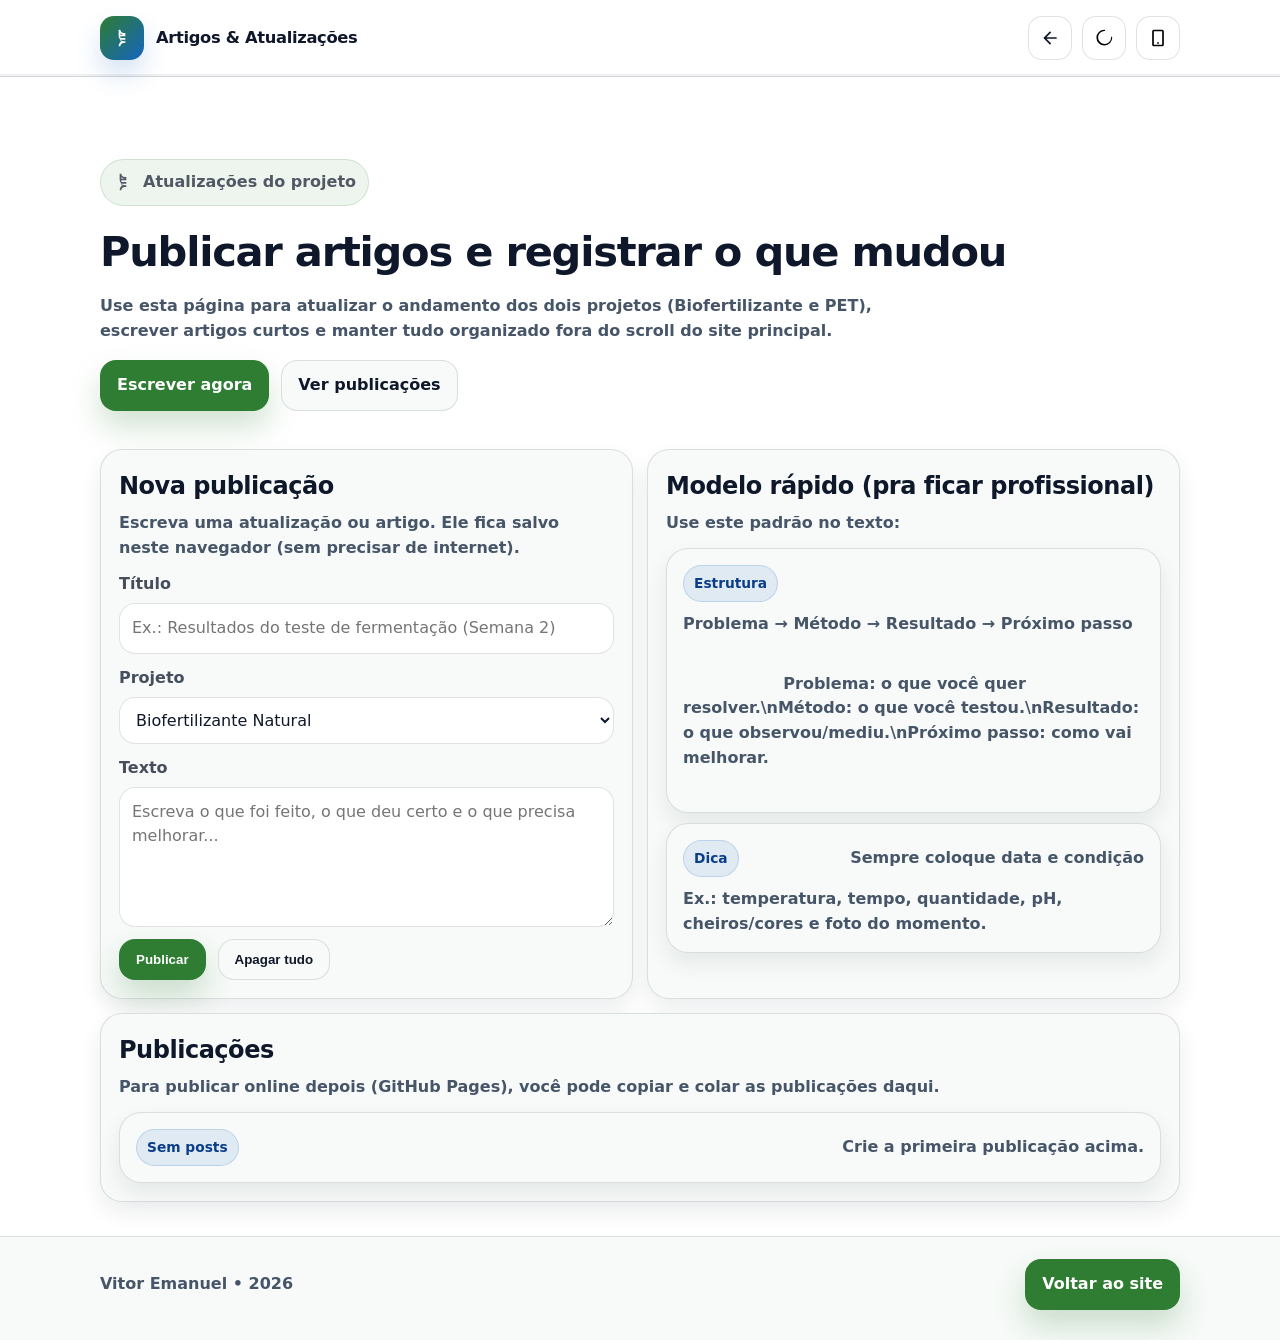
<file: artigos.html>
<!doctype html>
<html lang="pt-BR">
  <head>
    <meta charset="UTF-8" />
    <meta name="viewport" content="width=device-width, initial-scale=1.0" />
    <meta name="description" content="Atualizações e artigos do projeto escolar de biotecnologia." />
    <title>Artigos e Atualizações • Projetos de Biotecnologia</title>
    <style>
      :root {
        --primary: #2e7d32;
        --secondary: #1565c0;
        --bg: #ffffff;
        --surface: #f7faf8;
        --surface-2: #eef6ff;
        --text: #0f172a;
        --muted: #475569;
        --border: rgba(15, 23, 42, 0.12);
        --shadow: 0 18px 40px rgba(15, 23, 42, 0.08);
        --shadow-sm: 0 10px 22px rgba(15, 23, 42, 0.08);
        --container: 1120px;
      }
      html[data-theme="dark"] {
        --bg: #08110c;
        --surface: rgba(255, 255, 255, 0.06);
        --surface-2: rgba(21, 101, 192, 0.12);
        --text: rgba(248, 250, 252, 0.95);
        --muted: rgba(203, 213, 225, 0.82);
        --border: rgba(148, 163, 184, 0.18);
        --shadow: 0 22px 46px rgba(0, 0, 0, 0.45);
        --shadow-sm: 0 14px 26px rgba(0, 0, 0, 0.38);
      }
      * {
        box-sizing: border-box;
      }
      html {
        scroll-behavior: smooth;
      }
      body {
        margin: 0;
        font-family: ui-sans-serif, system-ui, -apple-system, Segoe UI, Roboto, Arial, "Noto Sans", "Liberation Sans", sans-serif;
        color: var(--text);
        background: var(--bg);
        line-height: 1.55;
      }
      html[data-theme="dark"] body {
        background: radial-gradient(1200px 600px at 20% 10%, rgba(46, 125, 50, 0.22), transparent 60%),
          radial-gradient(1100px 560px at 86% 0%, rgba(21, 101, 192, 0.22), transparent 60%), var(--bg);
      }
      a {
        color: inherit;
        text-decoration: none;
      }
      .container {
        max-width: var(--container);
        padding: 0 20px;
        margin: 0 auto;
      }
      html[data-preview="mobile"] .container {
        max-width: 430px;
      }
      .site-header {
        position: sticky;
        top: 0;
        z-index: 50;
        background: rgba(255, 255, 255, 0.82);
        backdrop-filter: blur(18px);
        -webkit-backdrop-filter: blur(18px);
        border-bottom: 1px solid var(--border);
      }
      html[data-theme="dark"] .site-header {
        background: rgba(8, 17, 12, 0.78);
      }
      .scroll-progress {
        position: absolute;
        left: 0;
        right: 0;
        bottom: -1px;
        height: 3px;
        background: rgba(15, 23, 42, 0.06);
        pointer-events: none;
      }
      html[data-theme="dark"] .scroll-progress {
        background: rgba(255, 255, 255, 0.08);
      }
      .scroll-progress > div {
        height: 100%;
        width: 0%;
        background: linear-gradient(90deg, var(--primary), var(--secondary));
        border-radius: 999px;
        box-shadow: 0 10px 18px rgba(21, 101, 192, 0.18);
      }
      .header-inner {
        display: flex;
        align-items: center;
        justify-content: space-between;
        gap: 14px;
        min-height: 76px;
      }
      .brand {
        display: inline-flex;
        align-items: center;
        gap: 12px;
        min-width: 0;
      }
      .brand-mark {
        width: 44px;
        height: 44px;
        border-radius: 14px;
        background: linear-gradient(135deg, var(--primary), var(--secondary));
        display: grid;
        place-items: center;
        color: white;
        box-shadow: 0 14px 26px rgba(21, 101, 192, 0.18);
        flex: 0 0 auto;
      }
      .brand-name {
        font-weight: 800;
        letter-spacing: -0.02em;
        font-size: 1.02rem;
        white-space: nowrap;
        overflow: hidden;
        text-overflow: ellipsis;
      }
      .header-controls {
        display: inline-flex;
        align-items: center;
        gap: 10px;
      }
      .control-btn {
        width: 44px;
        height: 44px;
        border-radius: 14px;
        border: 1px solid var(--border);
        background: rgba(255, 255, 255, 0.9);
        display: grid;
        place-items: center;
        cursor: pointer;
        transition: transform 160ms ease, box-shadow 160ms ease, background 160ms ease;
      }
      html[data-theme="dark"] .control-btn {
        background: rgba(255, 255, 255, 0.06);
      }
      .control-btn:hover {
        box-shadow: var(--shadow-sm);
        transform: translateY(-1px);
      }
      .page {
        padding: 56px 0 34px;
      }
      .hero {
        padding: 26px 0 20px;
      }
      .kicker {
        display: inline-flex;
        align-items: center;
        gap: 10px;
        background: rgba(46, 125, 50, 0.08);
        border: 1px solid rgba(46, 125, 50, 0.16);
        padding: 10px 12px;
        border-radius: 999px;
        font-weight: 800;
        color: rgba(15, 23, 42, 0.7);
      }
      html[data-theme="dark"] .kicker {
        color: rgba(226, 232, 240, 0.9);
        background: rgba(46, 125, 50, 0.12);
        border-color: rgba(46, 125, 50, 0.22);
      }
      h1 {
        margin: 14px 0 10px;
        font-size: clamp(1.9rem, 2.1vw + 1.3rem, 2.6rem);
        letter-spacing: -0.03em;
      }
      .sub {
        margin: 0;
        color: var(--muted);
        font-weight: 650;
        max-width: 70ch;
      }
      .grid {
        display: grid;
        gap: 14px;
      }
      @media (min-width: 860px) {
        .grid.two {
          grid-template-columns: 1fr 1fr;
        }
      }
      .card {
        border-radius: 22px;
        border: 1px solid var(--border);
        background: var(--surface);
        box-shadow: var(--shadow-sm);
        padding: 18px;
      }
      .card h2 {
        margin: 0 0 6px;
        letter-spacing: -0.02em;
      }
      .card p {
        margin: 0;
        color: var(--muted);
        font-weight: 600;
      }
      .btn {
        display: inline-flex;
        align-items: center;
        justify-content: center;
        gap: 10px;
        border-radius: 16px;
        padding: 12px 16px;
        font-weight: 850;
        cursor: pointer;
        transition: transform 160ms ease, box-shadow 160ms ease, background 160ms ease, border-color 160ms ease;
        border: 1px solid transparent;
        user-select: none;
      }
      .btn-primary {
        color: white;
        background: var(--primary);
        box-shadow: 0 16px 30px rgba(46, 125, 50, 0.22);
      }
      .btn-primary:hover {
        transform: translateY(-2px);
        background: #256b2a;
      }
      .btn-ghost {
        background: var(--surface);
        border-color: var(--border);
        color: var(--text);
      }
      .btn-ghost:hover {
        transform: translateY(-2px);
        box-shadow: var(--shadow-sm);
      }
      .form {
        display: grid;
        gap: 12px;
        margin-top: 12px;
      }
      .field {
        display: grid;
        gap: 6px;
      }
      label {
        font-weight: 800;
        color: rgba(15, 23, 42, 0.76);
      }
      html[data-theme="dark"] label {
        color: rgba(226, 232, 240, 0.9);
      }
      input,
      textarea,
      select {
        width: 100%;
        border-radius: 16px;
        border: 1px solid var(--border);
        background: rgba(255, 255, 255, 0.92);
        color: var(--text);
        padding: 12px 12px;
        font: inherit;
        outline: none;
        transition: box-shadow 160ms ease, border-color 160ms ease, background 160ms ease;
      }
      html[data-theme="dark"] input,
      html[data-theme="dark"] textarea,
      html[data-theme="dark"] select {
        background: rgba(255, 255, 255, 0.06);
      }
      input:focus,
      textarea:focus,
      select:focus {
        border-color: rgba(21, 101, 192, 0.4);
        box-shadow: 0 0 0 4px rgba(21, 101, 192, 0.14);
      }
      textarea {
        min-height: 140px;
        resize: vertical;
      }
      .list {
        display: grid;
        gap: 12px;
        margin-top: 12px;
      }
      .post {
        border-radius: 22px;
        border: 1px solid var(--border);
        background: var(--surface);
        box-shadow: var(--shadow-sm);
        padding: 16px;
        display: grid;
        gap: 10px;
        transition: transform 160ms ease, box-shadow 160ms ease;
      }
      .post:hover {
        transform: translateY(-2px);
        box-shadow: var(--shadow);
      }
      .post-top {
        display: flex;
        align-items: center;
        justify-content: space-between;
        gap: 10px;
        flex-wrap: wrap;
      }
      .tag {
        display: inline-flex;
        padding: 7px 10px;
        border-radius: 999px;
        border: 1px solid rgba(21, 101, 192, 0.18);
        background: rgba(21, 101, 192, 0.1);
        color: #0b3d8a;
        font-weight: 900;
        font-size: 0.86rem;
      }
      html[data-theme="dark"] .tag {
        color: rgba(226, 232, 240, 0.9);
        border-color: rgba(148, 163, 184, 0.22);
        background: rgba(21, 101, 192, 0.14);
      }
      .post h3 {
        margin: 0;
        letter-spacing: -0.02em;
      }
      .post p {
        margin: 0;
        color: var(--muted);
        font-weight: 600;
        white-space: pre-wrap;
      }
      .post-actions {
        display: flex;
        gap: 10px;
        flex-wrap: wrap;
      }
      .reveal {
        opacity: 0;
        transform: translateY(14px);
        transition: opacity 720ms ease, transform 720ms ease;
      }
      .reveal.in {
        opacity: 1;
        transform: translateY(0);
      }
      @media (prefers-reduced-motion: reduce) {
        html {
          scroll-behavior: auto;
        }
        .reveal {
          opacity: 1;
          transform: none;
          transition: none;
        }
      }
      .icon {
        width: 20px;
        height: 20px;
      }
      .site-footer {
        padding: 22px 0 30px;
        border-top: 1px solid var(--border);
        background: var(--surface);
      }
      .footer-inner {
        display: flex;
        align-items: center;
        justify-content: space-between;
        gap: 14px;
        flex-wrap: wrap;
      }
      .footer-meta {
        color: var(--muted);
        font-weight: 800;
      }
    </style>
  </head>
  <body>
    <svg xmlns="http://www.w3.org/2000/svg" style="position: absolute; width: 0; height: 0" aria-hidden="true">
      <symbol id="i-dna" viewBox="0 0 24 24">
        <path
          fill="currentColor"
          d="M8 2h2c0 2.2 1.8 4 4 4h2v2h-2a6 6 0 0 1-4-1.6V8h6v2h-6v2h6v2h-6v1.6A6 6 0 0 1 14 16h2v2h-2c-2.2 0-4 1.8-4 4H8c0-2.7 1.4-5.1 3.5-6.5C9.4 14.1 8 11.7 8 9V2Z"
        />
      </symbol>
      <symbol id="i-moon" viewBox="0 0 24 24">
        <path
          fill="currentColor"
          d="M12.7 2.1c.4 0 .7.3.7.7c0 .3-.2.6-.5.7A7.8 7.8 0 1 0 20.5 11c.1-.3.4-.5.7-.5c.4 0 .7.3.7.7A9.5 9.5 0 1 1 12.7 2.1Z"
        />
      </symbol>
      <symbol id="i-sun" viewBox="0 0 24 24">
        <path
          fill="currentColor"
          d="M12 18a6 6 0 1 1 0-12a6 6 0 0 1 0 12Zm0-2a4 4 0 1 0 0-8a4 4 0 0 0 0 8ZM11 2h2v3h-2V2Zm0 17h2v3h-2v-3ZM2 11h3v2H2v-2Zm17 0h3v2h-3v-2ZM4.2 5.6l1.4-1.4l2.1 2.1l-1.4 1.4L4.2 5.6Zm13.5 13.5l1.4-1.4l2.1 2.1l-1.4 1.4l-2.1-2.1ZM18.4 4.2l1.4 1.4l-2.1 2.1l-1.4-1.4l2.1-2.1ZM5.6 18.4l1.4 1.4l-2.1 2.1l-1.4-1.4l2.1-2.1Z"
        />
      </symbol>
      <symbol id="i-phone" viewBox="0 0 24 24">
        <path
          fill="currentColor"
          d="M7 2h10a2 2 0 0 1 2 2v16a2 2 0 0 1-2 2H7a2 2 0 0 1-2-2V4a2 2 0 0 1 2-2Zm0 2v16h10V4H7Zm4 13h2v2h-2v-2Z"
        />
      </symbol>
      <symbol id="i-monitor" viewBox="0 0 24 24">
        <path
          fill="currentColor"
          d="M4 4h16a2 2 0 0 1 2 2v10a2 2 0 0 1-2 2h-6v2h3v2H7v-2h3v-2H4a2 2 0 0 1-2-2V6a2 2 0 0 1 2-2Zm0 2v10h16V6H4Z"
        />
      </symbol>
      <symbol id="i-arrow" viewBox="0 0 24 24">
        <path fill="currentColor" d="M12 4l1.4 1.4L7.8 11H20v2H7.8l5.6 5.6L12 20L4 12l8-8Z" />
      </symbol>
    </svg>

    <header class="site-header" id="topo">
      <div class="container header-inner">
        <a class="brand" href="index.html#inicio" aria-label="Voltar para o site principal">
          <span class="brand-mark" aria-hidden="true">
            <svg class="icon"><use href="#i-dna"></use></svg>
          </span>
          <span class="brand-name">Artigos & Atualizações</span>
        </a>

        <div class="header-controls" aria-label="Preferências">
          <a class="control-btn" href="index.html#inicio" aria-label="Ir para a página principal" title="Voltar">
            <svg class="icon" aria-hidden="true"><use href="#i-arrow"></use></svg>
          </a>
          <button class="control-btn" id="themeToggle" type="button" aria-label="Alternar tema" aria-pressed="false" title="Modo claro/escuro">
            <svg class="icon" aria-hidden="true"><use href="#i-moon"></use></svg>
          </button>
          <button class="control-btn" id="viewToggle" type="button" aria-label="Pré-visualizar como celular" aria-pressed="false" title="Prévia de celular">
            <svg class="icon" aria-hidden="true"><use href="#i-phone"></use></svg>
          </button>
        </div>
      </div>
      <div class="scroll-progress" aria-hidden="true"><div id="scrollProgressBar"></div></div>
    </header>

    <main class="page">
      <div class="container">
        <section class="hero reveal" data-reveal>
          <div class="kicker">
            <svg class="icon" aria-hidden="true"><use href="#i-dna"></use></svg>
            Atualizações do projeto
          </div>
          <h1>Publicar artigos e registrar o que mudou</h1>
          <p class="sub">
            Use esta página para atualizar o andamento dos dois projetos (Biofertilizante e PET), escrever artigos curtos e manter tudo organizado fora do scroll do site principal.
          </p>
          <div style="display: flex; gap: 12px; flex-wrap: wrap; margin-top: 16px">
            <a class="btn btn-primary" href="#novo">Escrever agora</a>
            <a class="btn btn-ghost" href="#lista">Ver publicações</a>
          </div>
        </section>

        <div class="grid two" style="margin-top: 18px">
          <section class="card reveal" data-reveal id="novo" aria-labelledby="novo-title">
            <h2 id="novo-title">Nova publicação</h2>
            <p>Escreva uma atualização ou artigo. Ele fica salvo neste navegador (sem precisar de internet).</p>
            <form class="form" id="postForm">
              <div class="field">
                <label for="title">Título</label>
                <input id="title" name="title" autocomplete="off" required maxlength="90" placeholder="Ex.: Resultados do teste de fermentação (Semana 2)" />
              </div>
              <div class="field">
                <label for="project">Projeto</label>
                <select id="project" name="project" required>
                  <option value="Biofertilizante">Biofertilizante Natural</option>
                  <option value="PET">Bactéria que Degrada PET</option>
                  <option value="Geral">Geral</option>
                </select>
              </div>
              <div class="field">
                <label for="content">Texto</label>
                <textarea id="content" name="content" required maxlength="2000" placeholder="Escreva o que foi feito, o que deu certo e o que precisa melhorar..."></textarea>
              </div>
              <div style="display: flex; gap: 12px; flex-wrap: wrap">
                <button class="btn btn-primary" type="submit">Publicar</button>
                <button class="btn btn-ghost" type="button" id="clearAll">Apagar tudo</button>
              </div>
            </form>
          </section>

          <section class="card reveal" data-reveal aria-labelledby="dicas-title">
            <h2 id="dicas-title">Modelo rápido (pra ficar profissional)</h2>
            <p style="margin-top: 6px">Use este padrão no texto:</p>
            <div style="margin-top: 12px; display: grid; gap: 10px">
              <div class="post">
                <div class="post-top">
                  <span class="tag">Estrutura</span>
                  <span style="color: var(--muted); font-weight: 800">Problema → Método → Resultado → Próximo passo</span>
                </div>
                <p>
                  Problema: o que você quer resolver.\nMétodo: o que você testou.\nResultado: o que observou/mediu.\nPróximo passo: como vai melhorar.
                </p>
              </div>
              <div class="post">
                <div class="post-top">
                  <span class="tag">Dica</span>
                  <span style="color: var(--muted); font-weight: 800">Sempre coloque data e condição</span>
                </div>
                <p>Ex.: temperatura, tempo, quantidade, pH, cheiros/cores e foto do momento.</p>
              </div>
            </div>
          </section>
        </div>

        <section class="card reveal" data-reveal id="lista" aria-labelledby="lista-title" style="margin-top: 14px">
          <h2 id="lista-title">Publicações</h2>
          <p>Para publicar online depois (GitHub Pages), você pode copiar e colar as publicações daqui.</p>
          <div class="list" id="posts"></div>
        </section>
      </div>
    </main>

    <footer class="site-footer">
      <div class="container footer-inner">
        <div class="footer-meta">Vitor Emanuel • <span id="year"></span></div>
        <a class="btn btn-primary" href="index.html#inicio">Voltar ao site</a>
      </div>
    </footer>

    <script>
      const yearEl = document.getElementById("year");
      if (yearEl) yearEl.textContent = String(new Date().getFullYear());

      const scrollProgressBar = document.getElementById("scrollProgressBar");
      const updateScrollProgress = () => {
        if (!scrollProgressBar) return;
        const doc = document.documentElement;
        const max = Math.max(0, doc.scrollHeight - window.innerHeight);
        const ratio = max > 0 ? window.scrollY / max : 0;
        scrollProgressBar.style.width = `${Math.max(0, Math.min(100, ratio * 100))}%`;
      };
      window.addEventListener("scroll", updateScrollProgress, { passive: true });
      window.addEventListener("resize", updateScrollProgress);
      updateScrollProgress();

      const htmlEl = document.documentElement;
      const themeToggle = document.getElementById("themeToggle");
      const viewToggle = document.getElementById("viewToggle");

      const setTheme = (theme) => {
        const normalized = theme === "dark" ? "dark" : "light";
        htmlEl.setAttribute("data-theme", normalized);
        try {
          localStorage.setItem("theme", normalized);
        } catch {}

        if (themeToggle) {
          const isDark = normalized === "dark";
          themeToggle.setAttribute("aria-pressed", isDark ? "true" : "false");
          themeToggle.setAttribute("aria-label", isDark ? "Ativar modo claro" : "Ativar modo escuro");
          themeToggle.innerHTML = isDark
            ? '<svg class="icon" aria-hidden="true"><use href="#i-sun"></use></svg>'
            : '<svg class="icon" aria-hidden="true"><use href="#i-moon"></use></svg>';
        }
      };

      const savedTheme = (() => {
        try {
          return localStorage.getItem("theme");
        } catch {
          return null;
        }
      })();
      const prefersDark = window.matchMedia && window.matchMedia("(prefers-color-scheme: dark)").matches;
      setTheme(savedTheme || (prefersDark ? "dark" : "light"));

      if (themeToggle) {
        themeToggle.addEventListener("click", () => {
          const current = htmlEl.getAttribute("data-theme");
          setTheme(current === "dark" ? "light" : "dark");
        });
      }

      const setPreview = (mode) => {
        const normalized = mode === "mobile" ? "mobile" : "desktop";
        if (normalized === "mobile") htmlEl.setAttribute("data-preview", "mobile");
        else htmlEl.removeAttribute("data-preview");

        try {
          localStorage.setItem("preview", normalized);
        } catch {}

        if (viewToggle) {
          const isMobile = normalized === "mobile";
          viewToggle.setAttribute("aria-pressed", isMobile ? "true" : "false");
          viewToggle.setAttribute("aria-label", isMobile ? "Pré-visualizar como computador" : "Pré-visualizar como celular");
          viewToggle.innerHTML = isMobile
            ? '<svg class="icon" aria-hidden="true"><use href="#i-monitor"></use></svg>'
            : '<svg class="icon" aria-hidden="true"><use href="#i-phone"></use></svg>';
        }
      };

      const savedPreview = (() => {
        try {
          return localStorage.getItem("preview");
        } catch {
          return null;
        }
      })();
      setPreview(savedPreview || "desktop");

      if (viewToggle) {
        viewToggle.addEventListener("click", () => {
          const current = htmlEl.getAttribute("data-preview");
          setPreview(current === "mobile" ? "desktop" : "mobile");
        });
      }

      const revealEls = Array.from(document.querySelectorAll("[data-reveal]"));
      const prefersReducedMotion = window.matchMedia("(prefers-reduced-motion: reduce)");
      if (prefersReducedMotion.matches) {
        revealEls.forEach((el) => el.classList.add("in"));
      } else {
        const io = new IntersectionObserver(
          (entries) => {
            entries.forEach((entry) => {
              if (entry.isIntersecting) {
                entry.target.classList.add("in");
                io.unobserve(entry.target);
              }
            });
          },
          { threshold: 0.12 }
        );
        revealEls.forEach((el) => io.observe(el));
      }

      const STORAGE_KEY = "project_posts_v1";
      const postsEl = document.getElementById("posts");
      const form = document.getElementById("postForm");
      const clearAllBtn = document.getElementById("clearAll");

      const loadPosts = () => {
        try {
          const raw = localStorage.getItem(STORAGE_KEY);
          const parsed = raw ? JSON.parse(raw) : [];
          return Array.isArray(parsed) ? parsed : [];
        } catch {
          return [];
        }
      };

      const savePosts = (posts) => {
        try {
          localStorage.setItem(STORAGE_KEY, JSON.stringify(posts));
        } catch {}
      };

      const formatDate = (iso) => {
        try {
          const d = new Date(iso);
          return d.toLocaleDateString("pt-BR", { year: "numeric", month: "2-digit", day: "2-digit" });
        } catch {
          return "";
        }
      };

      const renderPosts = () => {
        if (!postsEl) return;
        const posts = loadPosts().sort((a, b) => String(b.createdAt).localeCompare(String(a.createdAt)));
        postsEl.innerHTML = "";

        if (posts.length === 0) {
          const empty = document.createElement("div");
          empty.className = "post";
          empty.innerHTML = '<div class="post-top"><span class="tag">Sem posts</span><span style="color: var(--muted); font-weight: 800">Crie a primeira publicação acima.</span></div>';
          postsEl.appendChild(empty);
          return;
        }

        posts.forEach((post) => {
          const item = document.createElement("article");
          item.className = "post";

          const createdAt = typeof post.createdAt === "string" ? post.createdAt : "";
          const dateLabel = createdAt ? formatDate(createdAt) : "";
          const title = typeof post.title === "string" ? post.title : "";
          const project = typeof post.project === "string" ? post.project : "Geral";
          const content = typeof post.content === "string" ? post.content : "";

          item.innerHTML = `
            <div class="post-top">
              <span class="tag">${project}</span>
              <span style="color: var(--muted); font-weight: 850">${dateLabel}</span>
            </div>
            <h3>${title}</h3>
            <p>${content}</p>
            <div class="post-actions">
              <button class="btn btn-ghost" type="button" data-delete="${post.id}">Excluir</button>
            </div>
          `;

          postsEl.appendChild(item);
        });
      };

      if (postsEl) {
        postsEl.addEventListener("click", (event) => {
          const target = event.target;
          if (!(target instanceof HTMLElement)) return;
          const deleteId = target.getAttribute("data-delete");
          if (!deleteId) return;
          const next = loadPosts().filter((p) => String(p.id) !== String(deleteId));
          savePosts(next);
          renderPosts();
        });
      }

      if (form) {
        form.addEventListener("submit", (event) => {
          event.preventDefault();
          const fd = new FormData(form);
          const title = String(fd.get("title") || "").trim();
          const project = String(fd.get("project") || "Geral");
          const content = String(fd.get("content") || "").trim();
          if (!title || !content) return;

          const posts = loadPosts();
          posts.push({
            id: String(Date.now()),
            title,
            project,
            content,
            createdAt: new Date().toISOString(),
          });
          savePosts(posts);
          form.reset();
          renderPosts();
          const anchor = document.getElementById("lista");
          if (anchor) anchor.scrollIntoView({ behavior: prefersReducedMotion.matches ? "auto" : "smooth", block: "start" });
        });
      }

      if (clearAllBtn) {
        clearAllBtn.addEventListener("click", () => {
          savePosts([]);
          renderPosts();
        });
      }

      renderPosts();
    </script>
  </body>
</html>
</file>
